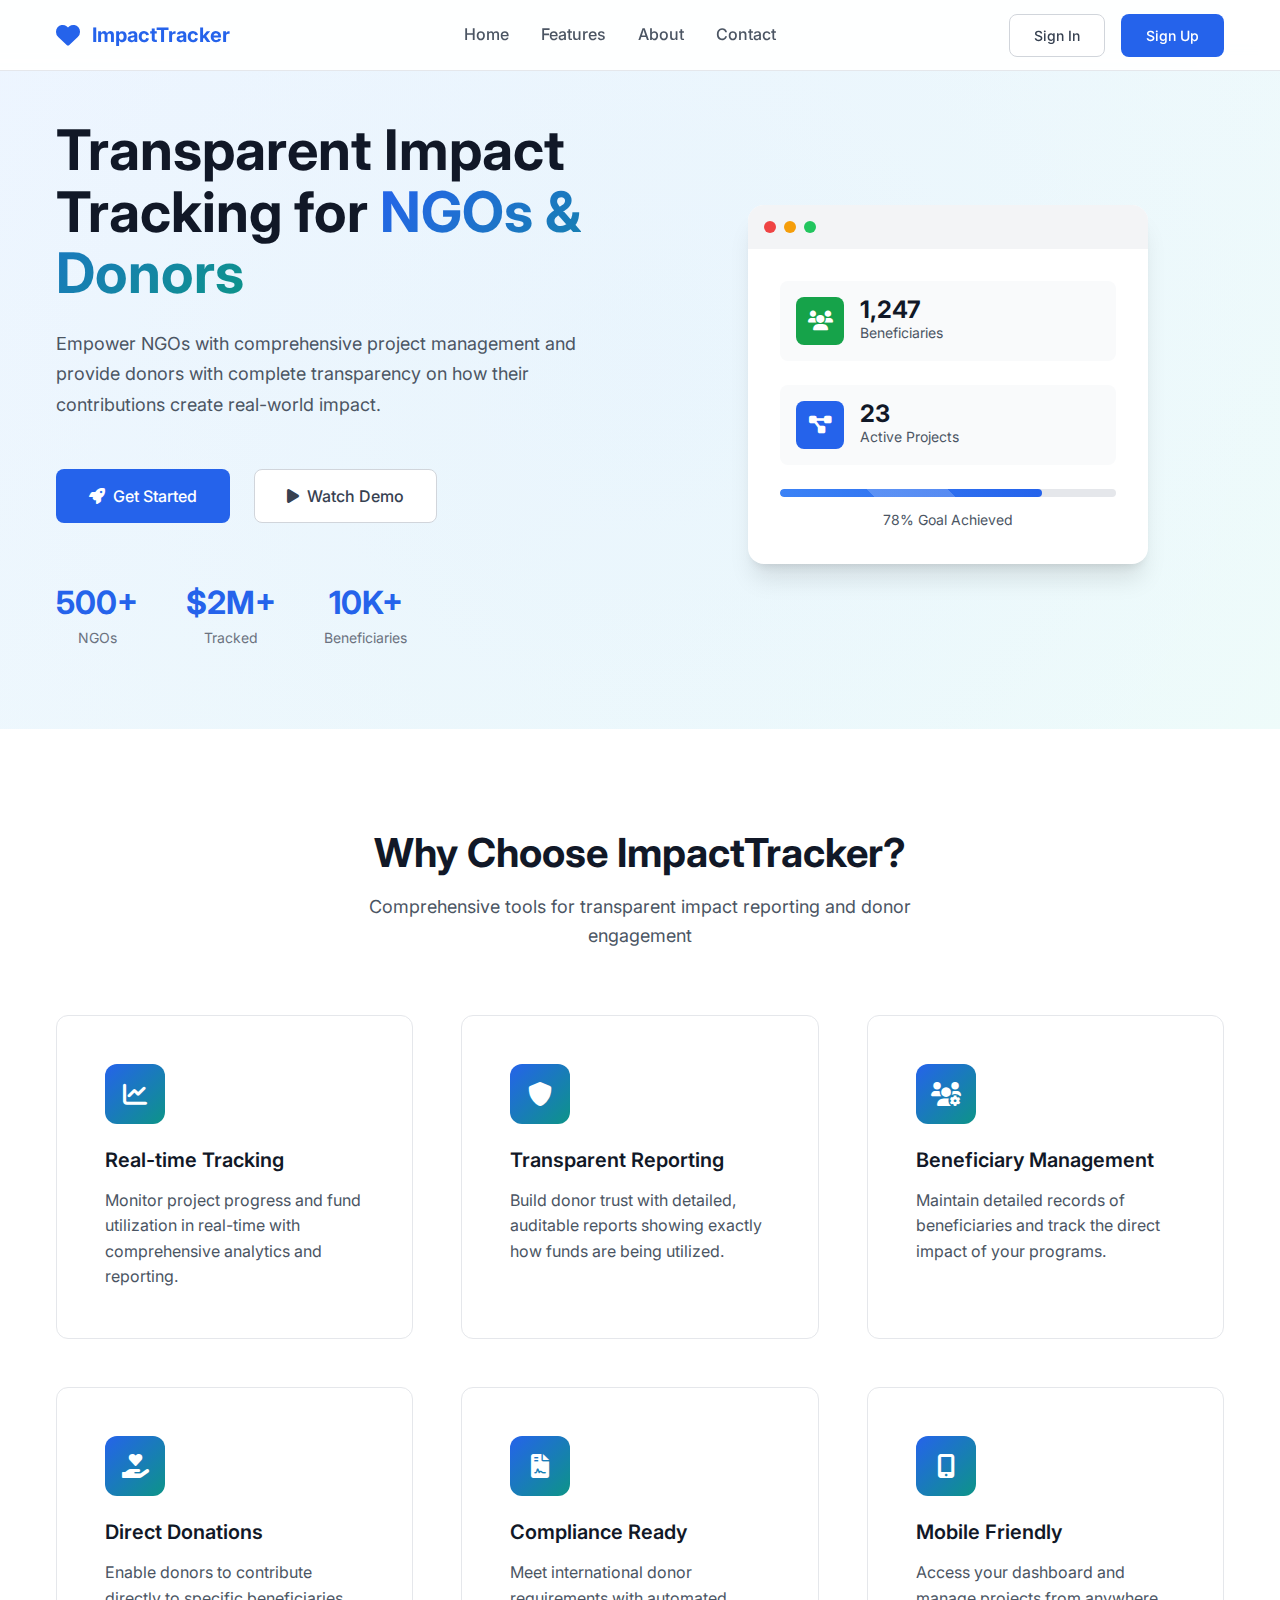
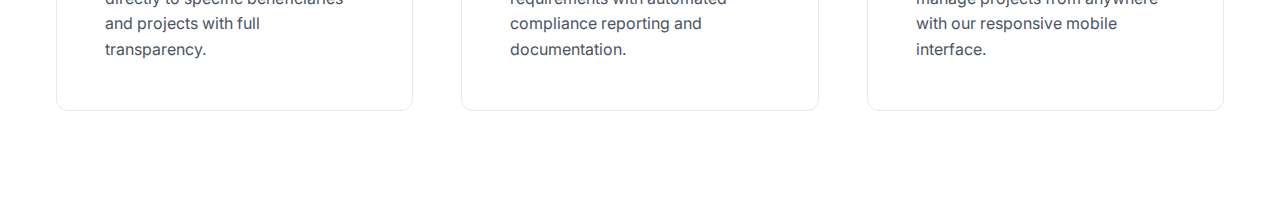
<file: index.html>
<!DOCTYPE html>
<html lang="en">
<head>
    <meta charset="UTF-8">
    <meta name="viewport" content="width=device-width, initial-scale=1.0">
    <title>NGO Impact Tracker - Transparent Donations & Reporting</title>
    <link rel="stylesheet" href="styles/main.css">
    <link rel="stylesheet" href="styles/homepage.css">
    <link href="https://fonts.googleapis.com/css2?family=Inter:wght@300;400;500;600;700&display=swap" rel="stylesheet">
    <link rel="stylesheet" href="https://cdnjs.cloudflare.com/ajax/libs/font-awesome/6.0.0/css/all.min.css">
</head>
<body>
    <nav class="navbar">
        <div class="nav-container">
            <div class="nav-brand">
                <i class="fas fa-heart"></i>
                <span>ImpactTracker</span>
            </div>
            <ul class="nav-menu">
                <li><a href="#home">Home</a></li>
                <li><a href="#features">Features</a></li>
                <li><a href="#about">About</a></li>
                <li><a href="#contact">Contact</a></li>
            </ul>
            <div class="nav-auth">
                <button class="btn btn-outline" onclick="showAuthModal('signin')">Sign In</button>
                <button class="btn btn-primary" onclick="showAuthModal('signup')">Sign Up</button>
            </div>
            <div class="hamburger">
                <span></span>
                <span></span>
                <span></span>
            </div>
        </div>
    </nav>

    <section id="home" class="hero">
        <div class="hero-container">
            <div class="hero-content">
                <h1 class="hero-title">
                    Transparent Impact Tracking for 
                    <span class="gradient-text">NGOs & Donors</span>
                </h1>
                <p class="hero-description">
                    Empower NGOs with comprehensive project management and provide donors with 
                    complete transparency on how their contributions create real-world impact.
                </p>
                <div class="hero-actions">
                    <button class="btn btn-primary btn-large" onclick="showAuthModal('signup')">
                        <i class="fas fa-rocket"></i>
                        Get Started
                    </button>
                    <button class="btn btn-outline btn-large">
                        <i class="fas fa-play"></i>
                        Watch Demo
                    </button>
                </div>
                <div class="hero-stats">
                    <div class="stat">
                        <span class="stat-number">500+</span>
                        <span class="stat-label">NGOs</span>
                    </div>
                    <div class="stat">
                        <span class="stat-number">$2M+</span>
                        <span class="stat-label">Tracked</span>
                    </div>
                    <div class="stat">
                        <span class="stat-number">10K+</span>
                        <span class="stat-label">Beneficiaries</span>
                    </div>
                </div>
            </div>
            <div class="hero-visual">
                <div class="dashboard-preview">
                    <div class="preview-header">
                        <div class="preview-dots">
                            <span></span>
                            <span></span>
                            <span></span>
                        </div>
                    </div>
                    <div class="preview-content">
                        <div class="preview-card">
                            <div class="card-icon success">
                                <i class="fas fa-users"></i>
                            </div>
                            <div class="card-info">
                                <span class="card-number">1,247</span>
                                <span class="card-label">Beneficiaries</span>
                            </div>
                        </div>
                        <div class="preview-card">
                            <div class="card-icon primary">
                                <i class="fas fa-project-diagram"></i>
                            </div>
                            <div class="card-info">
                                <span class="card-number">23</span>
                                <span class="card-label">Active Projects</span>
                            </div>
                        </div>
                        <div class="preview-progress">
                            <div class="progress-bar">
                                <div class="progress-fill" style="width: 78%"></div>
                            </div>
                            <span class="progress-text">78% Goal Achieved</span>
                        </div>
                    </div>
                </div>
            </div>
        </div>
    </section>

    <section id="features" class="features">
        <div class="container">
            <div class="section-header">
                <h2>Why Choose ImpactTracker?</h2>
                <p>Comprehensive tools for transparent impact reporting and donor engagement</p>
            </div>
            <div class="features-grid">
                <div class="feature-card">
                    <div class="feature-icon">
                        <i class="fas fa-chart-line"></i>
                    </div>
                    <h3>Real-time Tracking</h3>
                    <p>Monitor project progress and fund utilization in real-time with comprehensive analytics and reporting.</p>
                </div>
                <div class="feature-card">
                    <div class="feature-icon">
                        <i class="fas fa-shield-alt"></i>
                    </div>
                    <h3>Transparent Reporting</h3>
                    <p>Build donor trust with detailed, auditable reports showing exactly how funds are being utilized.</p>
                </div>
                <div class="feature-card">
                    <div class="feature-icon">
                        <i class="fas fa-users-cog"></i>
                    </div>
                    <h3>Beneficiary Management</h3>
                    <p>Maintain detailed records of beneficiaries and track the direct impact of your programs.</p>
                </div>
                <div class="feature-card">
                    <div class="feature-icon">
                        <i class="fas fa-hand-holding-heart"></i>
                    </div>
                    <h3>Direct Donations</h3>
                    <p>Enable donors to contribute directly to specific beneficiaries and projects with full transparency.</p>
                </div>
                <div class="feature-card">
                    <div class="feature-icon">
                        <i class="fas fa-file-contract"></i>
                    </div>
                    <h3>Compliance Ready</h3>
                    <p>Meet international donor requirements with automated compliance reporting and documentation.</p>
                </div>
                <div class="feature-card">
                    <div class="feature-icon">
                        <i class="fas fa-mobile-alt"></i>
                    </div>
                    <h3>Mobile Friendly</h3>
                    <p>Access your dashboard and manage projects from anywhere with our responsive mobile interface.</p>
                </div>
            </div>
        </div>
    </section>

    <!-- Auth Modal -->
    <div id="authModal" class="modal">
        <div class="modal-content">
            <span class="modal-close" onclick="closeAuthModal()">&times;</span>
            
            <div id="signinForm" class="auth-form">
                <div class="auth-header">
                    <h2>Welcome Back</h2>
                    <p>Sign in to your NGO account</p>
                </div>
                <form onsubmit="handleSignIn(event)">
                    <div class="form-group">
                        <label for="signinEmail">Email</label>
                        <input type="email" id="signinEmail" required>
                    </div>
                    <div class="form-group">
                        <label for="signinPassword">Password</label>
                        <input type="password" id="signinPassword" required>
                    </div>
                    <button type="submit" class="btn btn-primary btn-full">Sign In</button>
                </form>
                <div class="auth-footer">
                    <p>Don't have an account? <a href="#" onclick="switchAuthForm('signup')">Sign up</a></p>
                </div>
            </div>

            <div id="signupForm" class="auth-form" style="display: none;">
                <div class="auth-header">
                    <h2>Join ImpactTracker</h2>
                    <p>Create your NGO account</p>
                </div>
                <form onsubmit="handleSignUp(event)">
                    <div class="form-row">
                        <div class="form-group">
                            <label for="signupFirstName">First Name</label>
                            <input type="text" id="signupFirstName" required>
                        </div>
                        <div class="form-group">
                            <label for="signupLastName">Last Name</label>
                            <input type="text" id="signupLastName" required>
                        </div>
                    </div>
                    <div class="form-group">
                        <label for="signupOrganization">Organization Name</label>
                        <input type="text" id="signupOrganization" required>
                    </div>
                    <div class="form-group">
                        <label for="signupEmail">Email</label>
                        <input type="email" id="signupEmail" required>
                    </div>
                    <div class="form-group">
                        <label for="signupPassword">Password</label>
                        <input type="password" id="signupPassword" required>
                    </div>
                    <button type="submit" class="btn btn-primary btn-full">Create Account</button>
                </form>
                <div class="auth-footer">
                    <p>Already have an account? <a href="#" onclick="switchAuthForm('signin')">Sign in</a></p>
                </div>
            </div>
        </div>
    </div>

    <script src="scripts/homepage.js"></script>
</body>
</html>
</file>
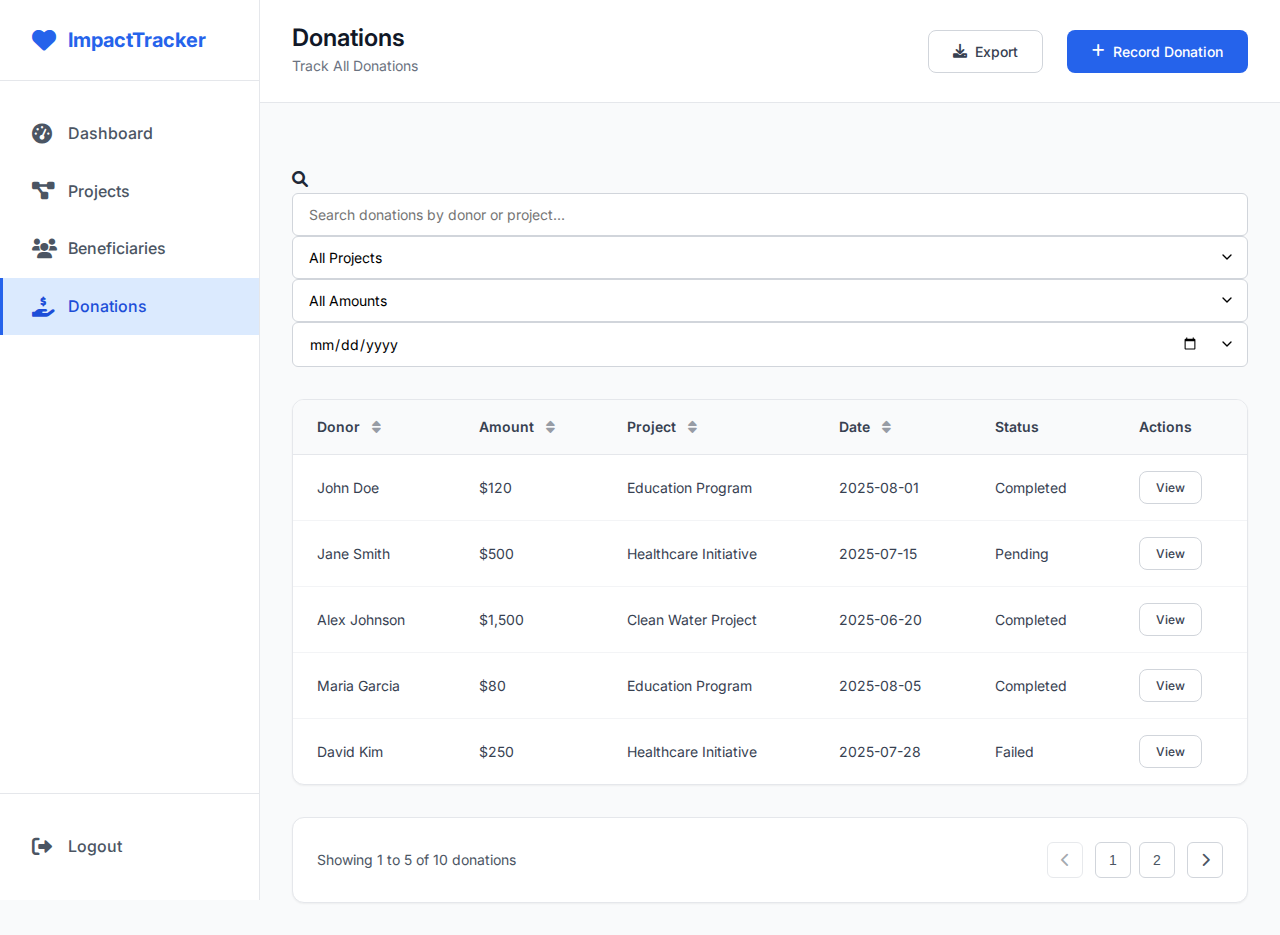
<file: donations.html>
<!DOCTYPE html>
<html lang="en">
<head>
    <meta charset="UTF-8">
    <meta name="viewport" content="width=device-width, initial-scale=1.0">
    <title>Donations - ImpactTracker</title>
    <link rel="stylesheet" href="styles/main.css">
    <link rel="stylesheet" href="styles/dashboard.css">
    <link rel="stylesheet" href="styles/donations.css">
    <link href="https://fonts.googleapis.com/css2?family=Inter:wght@300;400;500;600;700&display=swap" rel="stylesheet">
    <link rel="stylesheet" href="https://cdnjs.cloudflare.com/ajax/libs/font-awesome/6.0.0/css/all.min.css">
</head>
<body>
    <div class="dashboard-layout">
        <!-- Sidebar -->
        <aside class="sidebar">
            <div class="sidebar-header">
                <div class="sidebar-brand">
                    <i class="fas fa-heart"></i>
                    <span>ImpactTracker</span>
                </div>
            </div>
            <nav class="sidebar-nav">
                <a href="dashboard.html" class="nav-item">
                    <i class="fas fa-tachometer-alt"></i>
                    <span>Dashboard</span>
                </a>
                <a href="projects.html" class="nav-item">
                    <i class="fas fa-project-diagram"></i>
                    <span>Projects</span>
                </a>
                <a href="beneficiaries.html" class="nav-item">
                    <i class="fas fa-users"></i>
                    <span>Beneficiaries</span>
                </a>
                <a href="donations.html" class="nav-item active">
                    <i class="fas fa-hand-holding-usd"></i>
                    <span>Donations</span>
                </a>
            </nav>
            <div class="sidebar-footer">
                <a href="index.html" class="nav-item">
                    <i class="fas fa-sign-out-alt"></i>
                    <span>Logout</span>
                </a>
            </div>
        </aside>

        <!-- Main Content -->
        <main class="main-content">
            <!-- Top Bar -->
            <header class="top-bar">
                <div class="top-bar-left">
                    <h1>Donations</h1>
                    <span class="breadcrumb">Track All Donations</span>
                </div>
                <div class="top-bar-right">
                    <!-- Export to CSV -->
                    <button class="btn btn-outline" id="exportBtn">
                        <i class="fas fa-download"></i>
                        Export
                    </button>
                    <!-- Record Donation -->
                    <button class="btn btn-primary" id="recordDonationBtn">
                        <i class="fas fa-plus"></i>
                        Record Donation
                    </button>
                </div>
            </header>

            <!-- Donations Content -->
            <div class="donations-content">
                <!-- Donation Stats -->
                <div class="donation-stats">
                    <!-- Stat Cards unchanged -->
                </div>

                <!-- Filters and Search -->
                <div class="filters-section">
                    <div class="search-bar">
                        <i class="fas fa-search"></i>
                        <input type="text" id="searchDonations" placeholder="Search donations by donor or project...">
                    </div>
                    <div class="filters">
                        <select id="projectFilter" class="form-select">
                            <option value="all">All Projects</option>
                            <option value="education">Education Program</option>
                            <option value="healthcare">Healthcare Initiative</option>
                            <option value="water">Clean Water Project</option>
                        </select>
                        <select id="amountFilter" class="form-select">
                            <option value="all">All Amounts</option>
                            <option value="0-100">$0 - $100</option>
                            <option value="100-500">$100 - $500</option>
                            <option value="500-1000">$500 - $1,000</option>
                            <option value="1000+">$1,000+</option>
                        </select>
                        <input type="date" id="dateFilter" class="form-select">
                    </div>
                </div>

                <!-- Donations Table -->
                <div class="table-container">
                    <table class="donations-table" id="donationsTable">
                        <thead>
                            <tr>
                                <th onclick="sortTable('donor')" class="sortable">
                                    Donor <i class="fas fa-sort"></i>
                                </th>
                                <th onclick="sortTable('amount')" class="sortable">
                                    Amount <i class="fas fa-sort"></i>
                                </th>
                                <th onclick="sortTable('project')" class="sortable">
                                    Project <i class="fas fa-sort"></i>
                                </th>
                                <th onclick="sortTable('date')" class="sortable">
                                    Date <i class="fas fa-sort"></i>
                                </th>
                                <th>Status</th>
                                <th>Actions</th>
                            </tr>
                        </thead>
                        <tbody id="donationsTableBody">
                            <!-- Table rows dynamically generated -->
                        </tbody>
                    </table>
                </div>

                <!-- Pagination -->
                <div class="pagination">
                    <div class="pagination-info">
                        Showing <span id="startItem">1</span> to <span id="endItem">10</span> of <span id="totalItems">0</span> donations
                    </div>
                    <div class="pagination-controls">
                        <button class="pagination-btn" id="prevBtn" onclick="changePage(-1)">
                            <i class="fas fa-chevron-left"></i>
                        </button>
                        <span class="pagination-pages" id="paginationPages">
                            <!-- Page numbers will be dynamically generated -->
                        </span>
                        <button class="pagination-btn" id="nextBtn" onclick="changePage(1)">
                            <i class="fas fa-chevron-right"></i>
                        </button>
                    </div>
                </div>
            </div>
        </main>
    </div>

    <!-- Donation Details Modal -->
    <div id="donationModal" class="modal">
        <div class="modal-content">
            <div class="modal-header">
                <h3>Donation Details</h3>
                <span class="modal-close" onclick="closeDonationModal()">&times;</span>
            </div>
            <div class="modal-body" id="donationModalContent">
                <!-- Donation details will be dynamically loaded -->
            </div>
        </div>
    </div>

    <!-- ✅ Record Donation Modal -->
    <div id="recordDonationModal" class="modal">
        <div class="modal-content">
            <div class="modal-header">
                <h3>Record New Donation</h3>
                <span class="modal-close" onclick="closeRecordDonationModal()">&times;</span>
            </div>
            <div class="modal-body">
                <form id="recordDonationForm">
                    <div class="form-group">
                        <label for="donorName">Donor Name</label>
                        <input type="text" id="donorName" required>
                    </div>
                    <div class="form-group">
                        <label for="donationAmount">Amount ($)</label>
                        <input type="number" id="donationAmount" required>
                    </div>
                    <div class="form-group">
                        <label for="donationProject">Project</label>
                        <select id="donationProject" required>
                            <option value="">Select Project</option>
                            <option value="education">Education Program</option>
                            <option value="healthcare">Healthcare Initiative</option>
                            <option value="water">Clean Water Project</option>
                        </select>
                    </div>
                    <div class="form-group">
                        <label for="donationDate">Date</label>
                        <input type="date" id="donationDate" required>
                    </div>
                    <div class="form-group">
                        <label for="donationStatus">Status</label>
                        <select id="donationStatus" required>
                            <option value="completed">Completed</option>
                            <option value="pending">Pending</option>
                        </select>
                    </div>
                    <button type="submit" class="btn btn-primary">Save Donation</button>
                </form>
            </div>
        </div>
    </div>

    <script src="scripts/donations.js"></script>
</body>
</html>
</file>
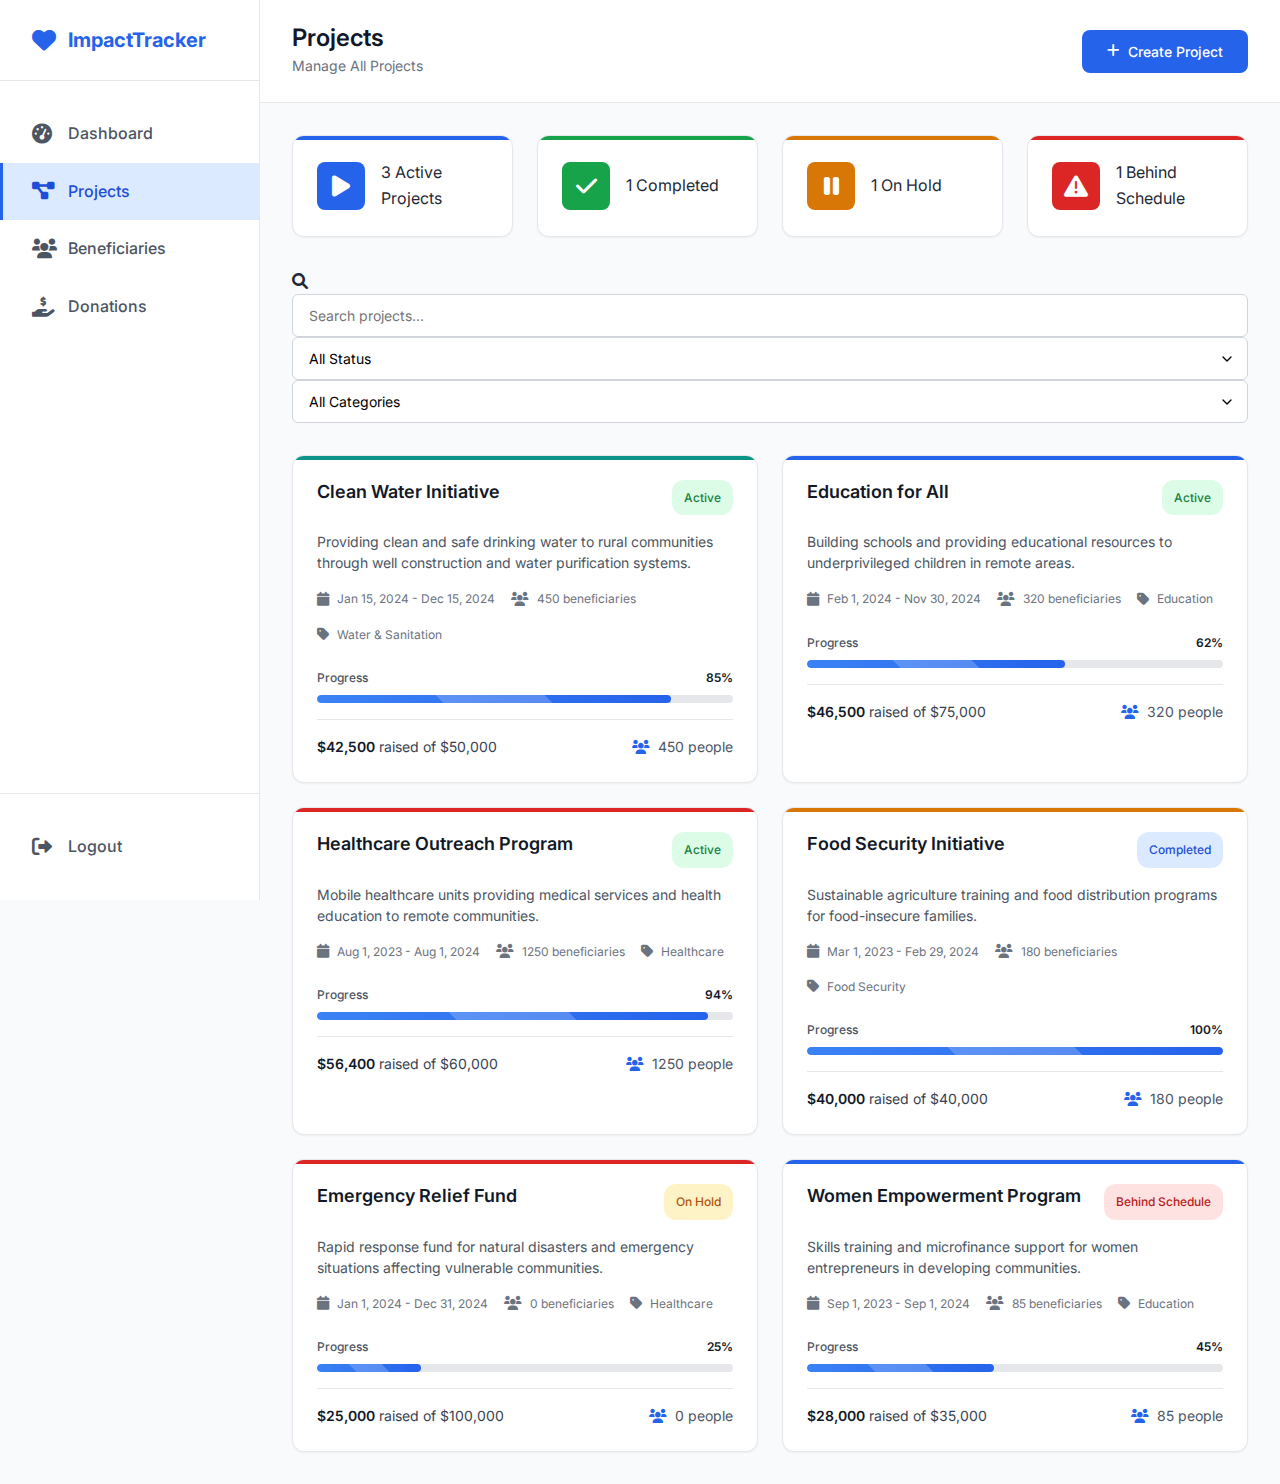
<file: projects.html>
<!DOCTYPE html>
<html lang="en">
<head>
    <meta charset="UTF-8">
    <meta name="viewport" content="width=device-width, initial-scale=1.0">
    <title>Projects - ImpactTracker</title>
    <link rel="stylesheet" href="styles/main.css">
    <link rel="stylesheet" href="styles/dashboard.css">
    <link rel="stylesheet" href="styles/projects.css">
    <link href="https://fonts.googleapis.com/css2?family=Inter:wght@300;400;500;600;700&display=swap" rel="stylesheet">
    <link rel="stylesheet" href="https://cdnjs.cloudflare.com/ajax/libs/font-awesome/6.0.0/css/all.min.css">
</head>
<body>
    <div class="dashboard-layout">
        <!-- Sidebar -->
        <aside class="sidebar">
            <div class="sidebar-header">
                <div class="sidebar-brand">
                    <i class="fas fa-heart"></i>
                    <span>ImpactTracker</span>
                </div>
            </div>
            <nav class="sidebar-nav">
                <a href="dashboard.html" class="nav-item">
                    <i class="fas fa-tachometer-alt"></i>
                    <span>Dashboard</span>
                </a>
                <a href="projects.html" class="nav-item active">
                    <i class="fas fa-project-diagram"></i>
                    <span>Projects</span>
                </a>
                <a href="beneficiaries.html" class="nav-item">
                    <i class="fas fa-users"></i>
                    <span>Beneficiaries</span>
                </a>
                <a href="donations.html" class="nav-item">
                    <i class="fas fa-hand-holding-usd"></i>
                    <span>Donations</span>
                </a>
            </nav>
            <div class="sidebar-footer">
                <a href="index.html" class="nav-item">
                    <i class="fas fa-sign-out-alt"></i>
                    <span>Logout</span>
                </a>
            </div>
        </aside>

        <!-- Main Content -->
        <main class="main-content">
            <!-- Top Bar -->
            <header class="top-bar">
                <div class="top-bar-left">
                    <h1>Projects</h1>
                    <span class="breadcrumb">Manage All Projects</span>
                </div>
                <div class="top-bar-right">
                    <button class="btn btn-primary" onclick="showCreateProjectModal()">
                        <i class="fas fa-plus"></i>
                        Create Project
                    </button>
                </div>
            </header>

            <!-- Projects Content -->
            <div class="projects-content">
                <!-- Project Stats -->
                <div class="project-stats">
                    <div class="stat-card primary">
                        <i class="fas fa-play"></i>
                        <div class="stat-info">
                            <span class="stat-number">23</span>
                            <span class="stat-label">Active Projects</span>
                        </div>
                    </div>
                    <div class="stat-card success">
                        <i class="fas fa-check"></i>
                        <div class="stat-info">
                            <span class="stat-number">17</span>
                            <span class="stat-label">Completed</span>
                        </div>
                    </div>
                    <div class="stat-card warning">
                        <i class="fas fa-pause"></i>
                        <div class="stat-info">
                            <span class="stat-number">3</span>
                            <span class="stat-label">On Hold</span>
                        </div>
                    </div>
                    <div class="stat-card danger">
                        <i class="fas fa-exclamation-triangle"></i>
                        <div class="stat-info">
                            <span class="stat-number">2</span>
                            <span class="stat-label">Behind Schedule</span>
                        </div>
                    </div>
                </div>

                <!-- Filters -->
                <div class="filters-section">
                    <div class="search-bar">
                        <i class="fas fa-search"></i>
                        <input type="text" id="searchProjects" placeholder="Search projects...">
                    </div>
                    <div class="filters">
                        <select id="statusFilter" class="form-select">
                            <option value="all">All Status</option>
                            <option value="active">Active</option>
                            <option value="completed">Completed</option>
                            <option value="on-hold">On Hold</option>
                        </select>
                        <select id="categoryFilter" class="form-select">
                            <option value="all">All Categories</option>
                            <option value="education">Education</option>
                            <option value="healthcare">Healthcare</option>
                            <option value="water">Water & Sanitation</option>
                            <option value="food">Food Security</option>
                        </select>
                    </div>
                </div>

                <!-- Projects Grid -->
                <div class="projects-grid" id="projectsContainer">
                    <!-- Project cards will be dynamically generated -->
                </div>
            </div>
        </main>
    </div>

    <!-- Project Details Modal -->
    <div id="projectModal" class="modal">
        <div class="modal-content large">
            <div class="modal-header">
                <h3 id="modalProjectTitle">Project Details</h3>
                <span class="modal-close" onclick="closeProjectModal()">&times;</span>
            </div>
            <div class="modal-body" id="modalProjectContent">
                <!-- Project details will be dynamically loaded -->
            </div>
        </div>
    </div>

    <!-- Create Project Modal -->
    <div id="createProjectModal" class="modal">
        <div class="modal-content">
            <div class="modal-header">
                <h3>Create New Project</h3>
                <span class="modal-close" onclick="closeCreateProjectModal()">&times;</span>
            </div>
            <form id="createProjectForm" onsubmit="createProject(event)">
                <div class="form-group">
                    <label for="projectTitle">Project Title</label>
                    <input type="text" id="projectTitle" required>
                </div>
                <div class="form-row">
                    <div class="form-group">
                        <label for="projectCategory">Category</label>
                        <select id="projectCategory" required>
                            <option value="">Select Category</option>
                            <option value="education">Education</option>
                            <option value="healthcare">Healthcare</option>
                            <option value="water">Water & Sanitation</option>
                            <option value="food">Food Security</option>
                        </select>
                    </div>
                    <div class="form-group">
                        <label for="projectGoal">Funding Goal ($)</label>
                        <input type="number" id="projectGoal" required>
                    </div>
                </div>
                <div class="form-row">
                    <div class="form-group">
                        <label for="startDate">Start Date</label>
                        <input type="date" id="startDate" required>
                    </div>
                    <div class="form-group">
                        <label for="endDate">End Date</label>
                        <input type="date" id="endDate" required>
                    </div>
                </div>
                <div class="form-group">
                    <label for="projectDescription">Description</label>
                    <textarea id="projectDescription" rows="4" required></textarea>
                </div>
                <div class="modal-actions">
                    <button type="button" class="btn btn-outline" onclick="closeCreateProjectModal()">Cancel</button>
                    <button type="submit" class="btn btn-primary">Create Project</button>
                </div>
            </form>
        </div>
    </div>

    <script src="scripts/projects.js"></script>
</body>
</html>
</file>
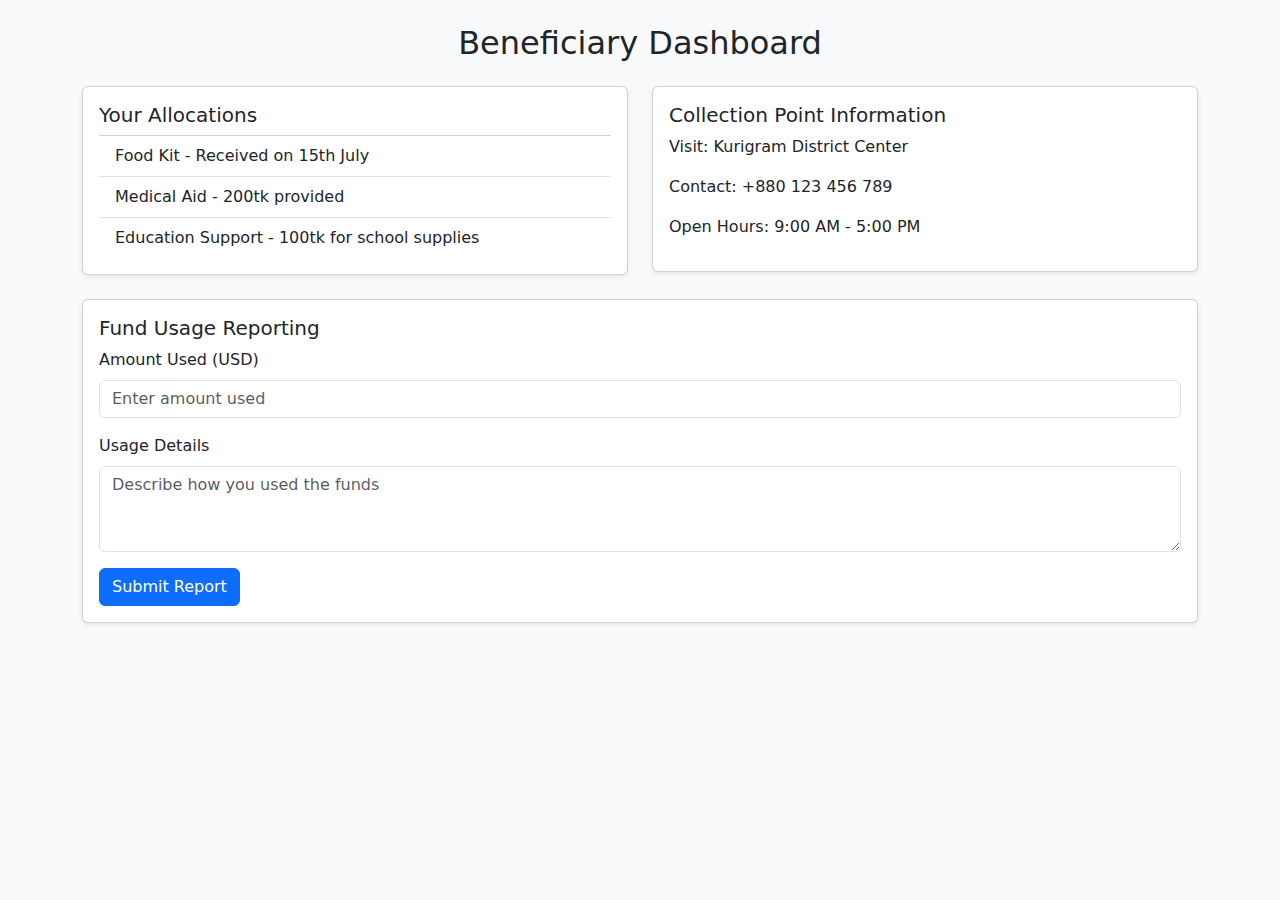
<file: frontend/beneficiary_dashboard.html>
<!DOCTYPE html>
<html lang="en">
<head>
  <meta charset="UTF-8">
  <meta name="viewport" content="width=device-width, initial-scale=1.0">
  <title>Beneficiary Portal</title>
  <link href="https://cdn.jsdelivr.net/npm/bootstrap@5.3.0/dist/css/bootstrap.min.css" rel="stylesheet">
</head>
<body class="bg-light">
  <div class="container mt-4" id="beneficiary-dashboard">
    <h2 class="mb-4 text-center">Beneficiary Dashboard</h2>
    <div class="row g-4">
      <div class="col-md-6">
        <div class="card shadow-sm p-3">
          <h5>Your Allocations</h5>
          <ul class="list-group list-group-flush">
            <li class="list-group-item">Food Kit - Received on 15th July</li>
            <li class="list-group-item">Medical Aid - 200tk provided</li>
            <li class="list-group-item">Education Support - 100tk for school supplies</li>
          </ul>
        </div>
      </div>
      <div class="col-md-6">
        <div class="card shadow-sm p-3">
          <h5>Collection Point Information</h5>
          <p>Visit: Kurigram District Center</p>
          <p>Contact: +880 123 456 789</p>
          <p>Open Hours: 9:00 AM - 5:00 PM</p>
        </div>
      </div>
      <div class="col-md-12">
        <div class="card shadow-sm p-3">
          <h5>Fund Usage Reporting</h5>
          <form id="fundUsageForm">
            <div class="mb-3">
              <label for="fundAmount" class="form-label">Amount Used (USD)</label>
              <input type="number" id="fundAmount" class="form-control" placeholder="Enter amount used" required>
            </div>
            <div class="mb-3">
              <label for="usageDetails" class="form-label">Usage Details</label>
              <textarea id="usageDetails" class="form-control" rows="3" placeholder="Describe how you used the funds" required></textarea>
            </div>
            <button type="submit" class="btn btn-primary">Submit Report</button>
          </form>
        </div>
      </div>
    </div>
  </div>
  <script>
    document.getElementById('fundUsageForm').addEventListener('submit', function(e){
      e.preventDefault();
      alert('Your fund usage report has been submitted successfully.');
      this.reset();
    });
  </script>
<script src="https://cdn.jsdelivr.net/npm/bootstrap@5.3.0/dist/js/bootstrap.bundle.min.js"></script>
</body>
</html>
</file>
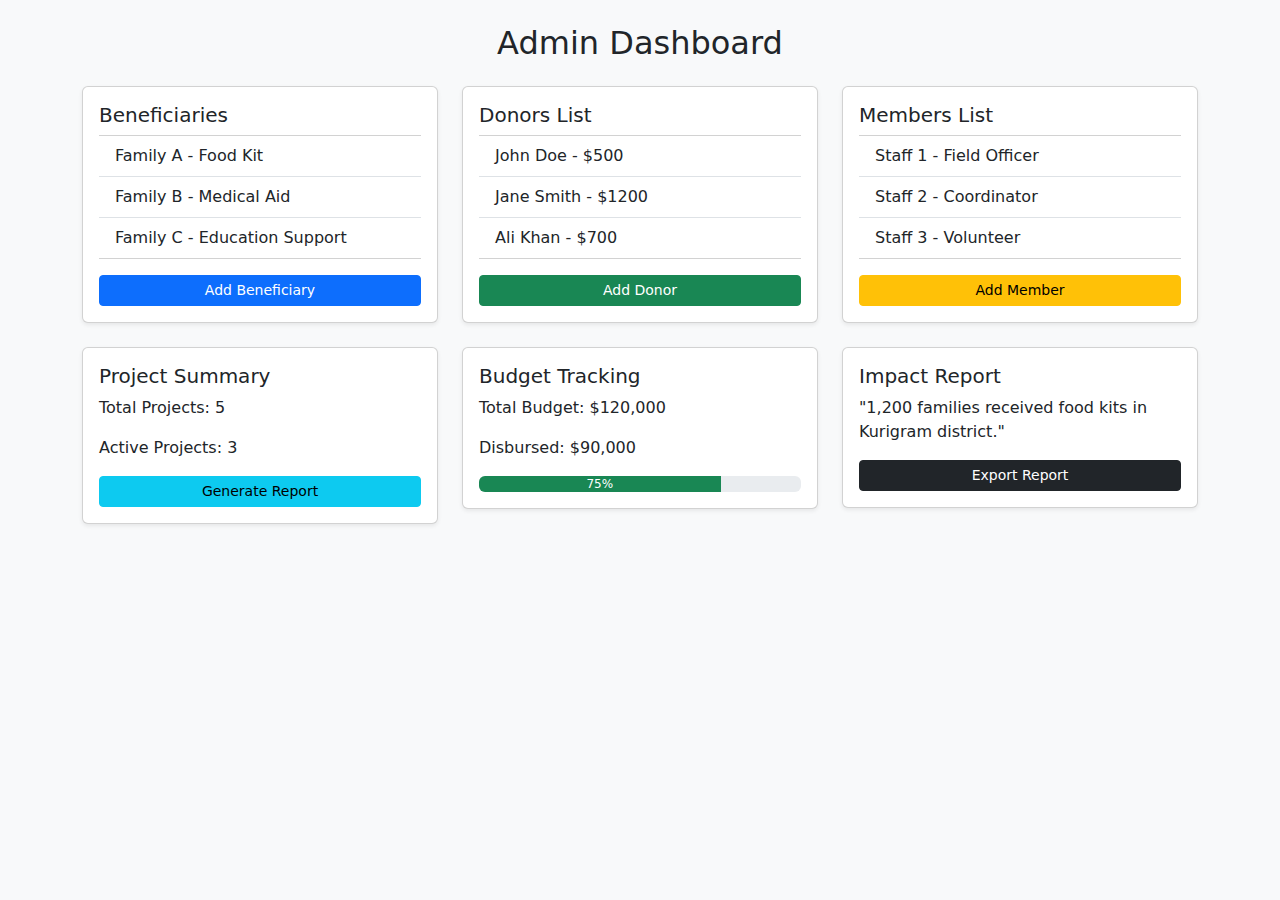
<file: frontend/dashboard.html>
<!DOCTYPE html>
<html lang="en">
<head>
  <meta charset="UTF-8">
  <meta name="viewport" content="width=device-width, initial-scale=1.0">
  <title>NGO Project Dashboard</title>
  <link href="https://cdn.jsdelivr.net/npm/bootstrap@5.3.0/dist/css/bootstrap.min.css" rel="stylesheet">
</head>
<body class="bg-light">
  <div class="container mt-4" id="admin-dashboard">
    <h2 class="mb-4 text-center">Admin Dashboard</h2>
    <div class="row g-4">
      <div class="col-md-4">
        <div class="card shadow-sm p-3">
          <h5>Beneficiaries</h5>
          <ul class="list-group list-group-flush">
            <li class="list-group-item">Family A - Food Kit</li>
            <li class="list-group-item">Family B - Medical Aid</li>
            <li class="list-group-item">Family C - Education Support</li>
          </ul>
          <button class="btn btn-sm btn-primary mt-3">Add Beneficiary</button>
        </div>
      </div>
      <div class="col-md-4">
        <div class="card shadow-sm p-3">
          <h5>Donors List</h5>
          <ul class="list-group list-group-flush">
            <li class="list-group-item">John Doe - $500</li>
            <li class="list-group-item">Jane Smith - $1200</li>
            <li class="list-group-item">Ali Khan - $700</li>
          </ul>
          <button class="btn btn-sm btn-success mt-3">Add Donor</button>
        </div>
      </div>
      <div class="col-md-4">
        <div class="card shadow-sm p-3">
          <h5>Members List</h5>
          <ul class="list-group list-group-flush">
            <li class="list-group-item">Staff 1 - Field Officer</li>
            <li class="list-group-item">Staff 2 - Coordinator</li>
            <li class="list-group-item">Staff 3 - Volunteer</li>
          </ul>
          <button class="btn btn-sm btn-warning mt-3">Add Member</button>
        </div>
      </div>
      <div class="col-md-4">
        <div class="card shadow-sm p-3">
          <h5>Project Summary</h5>
          <p>Total Projects: 5</p>
          <p>Active Projects: 3</p>
          <button class="btn btn-sm btn-info">Generate Report</button>
        </div>
      </div>
      <div class="col-md-4">
        <div class="card shadow-sm p-3">
          <h5>Budget Tracking</h5>
          <p>Total Budget: $120,000</p>
          <p>Disbursed: $90,000</p>
          <div class="progress">
            <div class="progress-bar bg-success" style="width: 75%">75%</div>
          </div>
        </div>
      </div>
      <div class="col-md-4">
        <div class="card shadow-sm p-3">
          <h5>Impact Report</h5>
          <p>"1,200 families received food kits in Kurigram district."</p>
          <button class="btn btn-sm btn-dark">Export Report</button>
        </div>
      </div>
    </div>
  </div>
<script src="https://cdn.jsdelivr.net/npm/bootstrap@5.3.0/dist/js/bootstrap.bundle.min.js"></script>
</body>
</html>
</file>
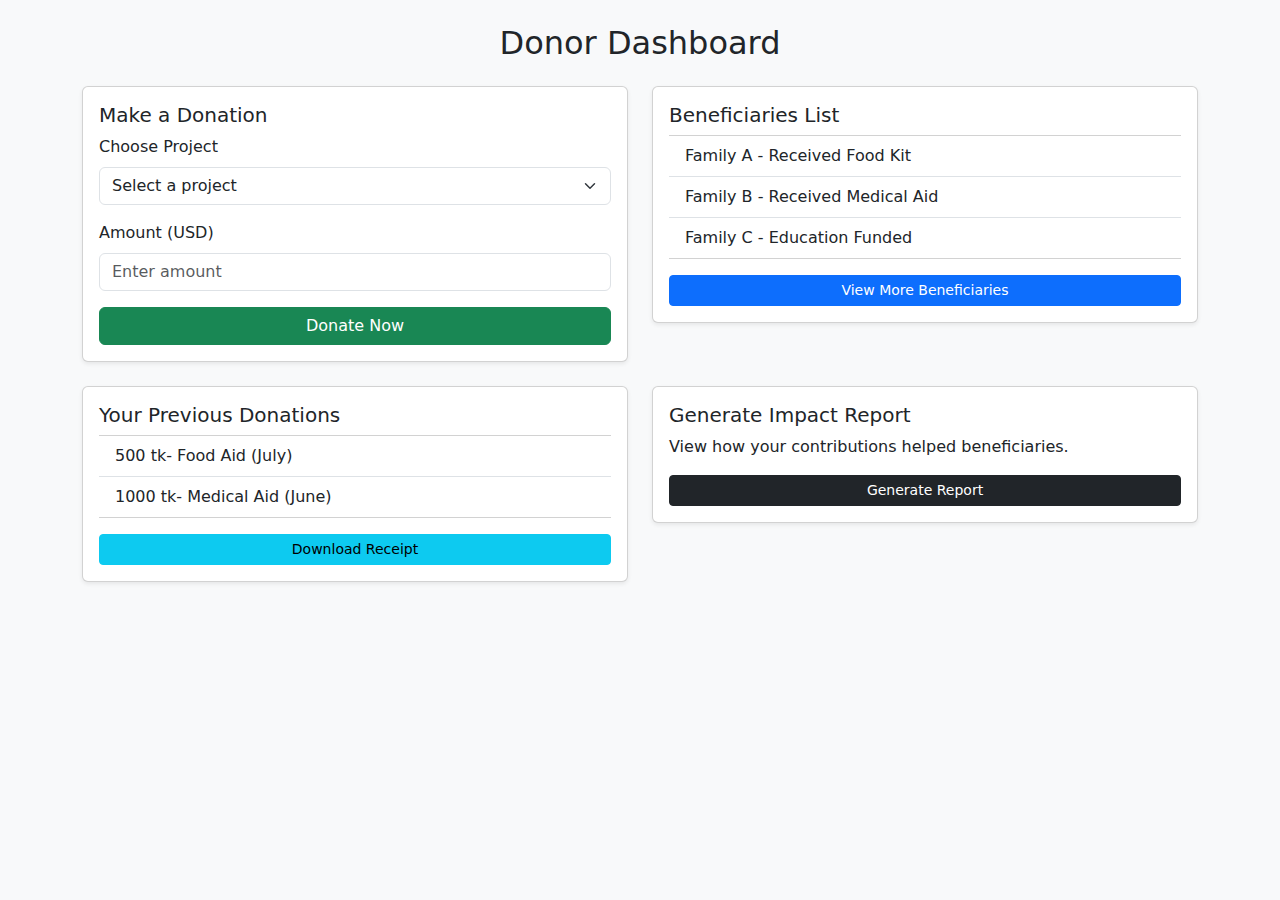
<file: frontend/doner_dashboard.html>
<!DOCTYPE html>
<html lang="en">
<head>
  <meta charset="UTF-8">
  <meta name="viewport" content="width=device-width, initial-scale=1.0">
  <title>Donor Portal</title>
  <link href="https://cdn.jsdelivr.net/npm/bootstrap@5.3.0/dist/css/bootstrap.min.css" rel="stylesheet">
</head>
<body class="bg-light">
  <div class="container mt-4" id="donor-dashboard">
    <h2 class="mb-4 text-center">Donor Dashboard</h2>
    <div class="row g-4">
      <div class="col-md-6">
        <div class="card shadow-sm p-3">
          <h5>Make a Donation</h5>
          <form id="donationForm">
            <div class="mb-3">
              <label for="projectSelect" class="form-label">Choose Project</label>
              <select id="projectSelect" class="form-select" required>
                <option value="">Select a project</option>
                <option value="Food Aid">Food Aid for Families</option>
                <option value="Medical Aid">Medical Aid Program</option>
                <option value="Education Support">Education Support Initiative</option>
              </select>
            </div>
            <div class="mb-3">
              <label for="donationAmount" class="form-label">Amount (USD)</label>
              <input type="number" id="donationAmount" class="form-control" placeholder="Enter amount" required>
            </div>
            <button type="submit" class="btn btn-success w-100">Donate Now</button>
          </form>
        </div>
      </div>
      <div class="col-md-6">
        <div class="card shadow-sm p-3">
          <h5>Beneficiaries List</h5>
          <ul class="list-group list-group-flush">
            <li class="list-group-item">Family A - Received Food Kit</li>
            <li class="list-group-item">Family B - Received Medical Aid</li>
            <li class="list-group-item">Family C - Education Funded</li>
          </ul>
          <button class="btn btn-primary btn-sm mt-3">View More Beneficiaries</button>
        </div>
      </div>
      <div class="col-md-6">
        <div class="card shadow-sm p-3">
          <h5>Your Previous Donations</h5>
          <ul class="list-group list-group-flush">
            <li class="list-group-item">500 tk- Food Aid (July)</li>
            <li class="list-group-item">1000 tk- Medical Aid (June)</li>
          </ul>
          <button class="btn btn-info btn-sm mt-3">Download Receipt</button>
        </div>
      </div>
      <div class="col-md-6">
        <div class="card shadow-sm p-3">
          <h5>Generate Impact Report</h5>
          <p>View how your contributions helped beneficiaries.</p>
          <button class="btn btn-dark btn-sm">Generate Report</button>
        </div>
      </div>
    </div>
  </div>
  <script>
    document.getElementById('donationForm').addEventListener('submit', function(e){
      e.preventDefault();
      const project = document.getElementById('projectSelect').value;
      const amount = document.getElementById('donationAmount').value;
      alert(`Thank you for donating $${amount} to ${project}.`);
      this.reset();
    });
  </script>
<script src="https://cdn.jsdelivr.net/npm/bootstrap@5.3.0/dist/js/bootstrap.bundle.min.js"></script>
</body>
</html>
</file>
<file: styles/homepage.css>
/* Homepage Styles */

/* Navigation */
.navbar {
    position: fixed;
    top: 0;
    left: 0;
    right: 0;
    background: rgba(255, 255, 255, 0.95);
    backdrop-filter: blur(10px);
    border-bottom: 1px solid var(--gray-200);
    z-index: 100;
    transition: all 0.3s ease;
}

.navbar.scrolled {
    background: rgba(255, 255, 255, 0.98);
    box-shadow: var(--shadow-sm);
}

.nav-container {
    max-width: 1200px;
    margin: 0 auto;
    padding: 0 var(--spacing-md);
    display: flex;
    align-items: center;
    justify-content: space-between;
    height: 70px;
}

.nav-brand {
    display: flex;
    align-items: center;
    gap: var(--spacing-sm);
    font-size: 1.25rem;
    font-weight: 700;
    color: var(--primary-600);
    text-decoration: none;
}

.nav-brand i {
    font-size: 1.5rem;
}

.nav-menu {
    display: flex;
    list-style: none;
    gap: var(--spacing-xl);
    margin: 0;
}

.nav-menu a {
    color: var(--gray-600);
    text-decoration: none;
    font-weight: 500;
    transition: color 0.2s ease;
    position: relative;
}

.nav-menu a:hover {
    color: var(--primary-600);
}

.nav-menu a::after {
    content: '';
    position: absolute;
    bottom: -4px;
    left: 0;
    width: 0;
    height: 2px;
    background: var(--primary-600);
    transition: width 0.3s ease;
}

.nav-menu a:hover::after {
    width: 100%;
}

.nav-auth {
    display: flex;
    gap: var(--spacing-md);
}

.hamburger {
    display: none;
    flex-direction: column;
    cursor: pointer;
    padding: var(--spacing-xs);
}

.hamburger span {
    width: 24px;
    height: 2px;
    background: var(--gray-600);
    margin: 2px 0;
    transition: all 0.3s ease;
}

/* Hero Section */
.hero {
    padding: 120px 0 80px;
    background: linear-gradient(135deg, var(--primary-50) 0%, var(--secondary-50) 100%);
    position: relative;
    overflow: hidden;
}

.hero::before {
    content: '';
    position: absolute;
    top: -50%;
    left: -50%;
    width: 200%;
    height: 200%;
    background: radial-gradient(circle, var(--primary-100) 0%, transparent 70%);
    opacity: 0.3;
    animation: float 6s ease-in-out infinite;
}

.hero-container {
    max-width: 1200px;
    margin: 0 auto;
    padding: 0 var(--spacing-md);
    display: grid;
    grid-template-columns: 1fr 1fr;
    gap: var(--spacing-3xl);
    align-items: center;
    position: relative;
    z-index: 1;
}

.hero-content {
    animation: slideInLeft 1s ease;
}

.hero-title {
    font-size: 3.5rem;
    font-weight: 700;
    line-height: 1.1;
    margin-bottom: var(--spacing-lg);
    color: var(--gray-900);
}

.gradient-text {
    background: linear-gradient(135deg, var(--primary-600), var(--secondary-600));
    -webkit-background-clip: text;
    -webkit-text-fill-color: transparent;
    background-clip: text;
}

.hero-description {
    font-size: 1.125rem;
    color: var(--gray-600);
    margin-bottom: var(--spacing-2xl);
    line-height: 1.7;
}

.hero-actions {
    display: flex;
    gap: var(--spacing-lg);
    margin-bottom: var(--spacing-3xl);
}

.hero-stats {
    display: flex;
    gap: var(--spacing-2xl);
}

.stat {
    display: flex;
    flex-direction: column;
    align-items: center;
}

.stat-number {
    font-size: 2rem;
    font-weight: 700;
    color: var(--primary-600);
    line-height: 1;
}

.stat-label {
    font-size: 0.875rem;
    color: var(--gray-500);
    margin-top: var(--spacing-xs);
}

.hero-visual {
    display: flex;
    justify-content: center;
    align-items: center;
    animation: slideInRight 1s ease;
}

.dashboard-preview {
    background: white;
    border-radius: var(--radius-2xl);
    box-shadow: var(--shadow-xl);
    overflow: hidden;
    max-width: 400px;
    width: 100%;
    animation: float 3s ease-in-out infinite;
}

.preview-header {
    background: var(--gray-100);
    padding: var(--spacing-md);
    display: flex;
    align-items: center;
}

.preview-dots {
    display: flex;
    gap: var(--spacing-xs);
}

.preview-dots span {
    width: 12px;
    height: 12px;
    border-radius: 50%;
    background: var(--gray-300);
}

.preview-dots span:first-child {
    background: var(--danger-500);
}

.preview-dots span:nth-child(2) {
    background: var(--warning-500);
}

.preview-dots span:last-child {
    background: var(--success-500);
}

.preview-content {
    padding: var(--spacing-xl);
    display: flex;
    flex-direction: column;
    gap: var(--spacing-lg);
}

.preview-card {
    display: flex;
    align-items: center;
    gap: var(--spacing-md);
    padding: var(--spacing-md);
    background: var(--gray-50);
    border-radius: var(--radius-lg);
}

.card-icon {
    width: 48px;
    height: 48px;
    border-radius: var(--radius-lg);
    display: flex;
    align-items: center;
    justify-content: center;
    font-size: 1.25rem;
    color: white;
}

.card-icon.primary {
    background: var(--primary-600);
}

.card-icon.success {
    background: var(--success-600);
}

.card-info {
    flex: 1;
    display: flex;
    flex-direction: column;
}

.card-number {
    font-size: 1.5rem;
    font-weight: 700;
    color: var(--gray-900);
    line-height: 1;
}

.card-label {
    font-size: 0.875rem;
    color: var(--gray-600);
}

.preview-progress {
    display: flex;
    flex-direction: column;
    gap: var(--spacing-sm);
}

.progress-text {
    font-size: 0.875rem;
    color: var(--gray-600);
    text-align: center;
}

/* Features Section */
.features {
    padding: 100px 0;
    background: white;
}

.section-header {
    text-align: center;
    margin-bottom: var(--spacing-3xl);
}

.section-header h2 {
    font-size: 2.5rem;
    font-weight: 700;
    color: var(--gray-900);
    margin-bottom: var(--spacing-md);
}

.section-header p {
    font-size: 1.125rem;
    color: var(--gray-600);
    max-width: 600px;
    margin: 0 auto;
}

.features-grid {
    display: grid;
    grid-template-columns: repeat(auto-fit, minmax(300px, 1fr));
    gap: var(--spacing-2xl);
    margin-top: var(--spacing-3xl);
}

.feature-card {
    background: white;
    padding: var(--spacing-2xl);
    border-radius: var(--radius-xl);
    border: 1px solid var(--gray-200);
    transition: all 0.3s ease;
    position: relative;
    overflow: hidden;
}

.feature-card::before {
    content: '';
    position: absolute;
    top: 0;
    left: 0;
    right: 0;
    height: 4px;
    background: linear-gradient(90deg, var(--primary-600), var(--secondary-600));
    transform: scaleX(0);
    transition: transform 0.3s ease;
}

.feature-card:hover {
    transform: translateY(-4px);
    box-shadow: var(--shadow-xl);
}

.feature-card:hover::before {
    transform: scaleX(1);
}

.feature-icon {
    width: 60px;
    height: 60px;
    background: linear-gradient(135deg, var(--primary-600), var(--secondary-600));
    border-radius: var(--radius-xl);
    display: flex;
    align-items: center;
    justify-content: center;
    font-size: 1.5rem;
    color: white;
    margin-bottom: var(--spacing-lg);
}

.feature-card h3 {
    font-size: 1.25rem;
    font-weight: 600;
    color: var(--gray-900);
    margin-bottom: var(--spacing-md);
}

.feature-card p {
    color: var(--gray-600);
    line-height: 1.6;
    margin: 0;
}

/* Auth Modal */
.auth-form {
    padding: var(--spacing-xl);
}

.auth-header {
    text-align: center;
    margin-bottom: var(--spacing-xl);
}

.auth-header h2 {
    color: var(--gray-900);
    margin-bottom: var(--spacing-sm);
}

.auth-header p {
    color: var(--gray-600);
    margin: 0;
}

.auth-footer {
    text-align: center;
    margin-top: var(--spacing-lg);
    padding-top: var(--spacing-lg);
    border-top: 1px solid var(--gray-200);
}

.auth-footer a {
    color: var(--primary-600);
    text-decoration: none;
    font-weight: 500;
}

.auth-footer a:hover {
    text-decoration: underline;
}

/* Animations */
@keyframes float {
    0%, 100% { transform: translateY(0px); }
    50% { transform: translateY(-10px); }
}

@keyframes slideInLeft {
    from {
        opacity: 0;
        transform: translateX(-50px);
    }
    to {
        opacity: 1;
        transform: translateX(0);
    }
}

@keyframes slideInRight {
    from {
        opacity: 0;
        transform: translateX(50px);
    }
    to {
        opacity: 1;
        transform: translateX(0);
    }
}

/* Responsive Design */
@media (max-width: 1024px) {
    .hero-container {
        grid-template-columns: 1fr;
        gap: var(--spacing-2xl);
        text-align: center;
    }
    
    .hero-title {
        font-size: 3rem;
    }
    
    .features-grid {
        grid-template-columns: repeat(auto-fit, minmax(250px, 1fr));
        gap: var(--spacing-lg);
    }
}

@media (max-width: 768px) {
    .nav-menu, .nav-auth {
        display: none;
    }
    
    .hamburger {
        display: flex;
    }
    
    .hero {
        padding: 100px 0 60px;
    }
    
    .hero-title {
        font-size: 2.5rem;
    }
    
    .hero-actions {
        flex-direction: column;
        align-items: center;
        gap: var(--spacing-md);
    }
    
    .hero-stats {
        justify-content: center;
        gap: var(--spacing-lg);
    }
    
    .features {
        padding: 60px 0;
    }
    
    .section-header h2 {
        font-size: 2rem;
    }
    
    .features-grid {
        grid-template-columns: 1fr;
    }
    
    .feature-card {
        padding: var(--spacing-lg);
    }
}

@media (max-width: 480px) {
    .hero-title {
        font-size: 2rem;
    }
    
    .hero-description {
        font-size: 1rem;
    }
    
    .dashboard-preview {
        max-width: 300px;
    }
    
    .preview-content {
        padding: var(--spacing-lg);
    }
    
    .stat-number {
        font-size: 1.5rem;
    }
}
</file>
<file: styles/dashboard.css>
/* Dashboard Layout */
.dashboard-layout {
    display: flex;
    min-height: 100vh;
    background: var(--gray-50);
}

/* Sidebar */
.sidebar {
    width: 260px;
    background: white;
    border-right: 1px solid var(--gray-200);
    display: flex;
    flex-direction: column;
    position: fixed;
    height: 100vh;
    z-index: 90;
    transition: transform 0.3s ease;
}

.sidebar.collapsed {
    width: 70px;
}

.sidebar-header {
    padding: var(--spacing-lg) var(--spacing-xl);
    border-bottom: 1px solid var(--gray-200);
    display: flex;
    align-items: center;
    justify-content: space-between;
    min-height: 70px;
}

.sidebar-brand {
    display: flex;
    align-items: center;
    gap: var(--spacing-sm);
    font-size: 1.25rem;
    font-weight: 700;
    color: var(--primary-600);
    text-decoration: none;
}

.sidebar-brand i {
    font-size: 1.5rem;
}

.sidebar-toggle {
    background: none;
    border: none;
    color: var(--gray-500);
    cursor: pointer;
    padding: var(--spacing-xs);
    border-radius: var(--radius-md);
    transition: all 0.2s ease;
}

.sidebar-toggle:hover {
    background: var(--gray-100);
    color: var(--gray-700);
}

.sidebar-nav {
    flex: 1;
    padding: var(--spacing-lg) 0;
    overflow-y: auto;
}

.nav-item {
    display: flex;
    align-items: center;
    gap: var(--spacing-md);
    padding: var(--spacing-md) var(--spacing-xl);
    color: var(--gray-600);
    text-decoration: none;
    font-weight: 500;
    transition: all 0.2s ease;
    position: relative;
}

.nav-item:hover {
    background: var(--primary-50);
    color: var(--primary-700);
}

.nav-item.active {
    background: var(--primary-100);
    color: var(--primary-700);
}

.nav-item.active::before {
    content: '';
    position: absolute;
    left: 0;
    top: 0;
    bottom: 0;
    width: 3px;
    background: var(--primary-600);
}

.nav-item i {
    font-size: 1.25rem;
    width: 20px;
    text-align: center;
}

.sidebar-footer {
    padding: var(--spacing-lg) 0;
    border-top: 1px solid var(--gray-200);
}

/* Main Content */
.main-content {
    flex: 1;
    margin-left: 260px;
    display: flex;
    flex-direction: column;
    min-height: 100vh;
    transition: margin-left 0.3s ease;
}

/* Top Bar */
.top-bar {
    background: white;
    border-bottom: 1px solid var(--gray-200);
    padding: var(--spacing-lg) var(--spacing-xl);
    display: flex;
    align-items: center;
    justify-content: space-between;
    position: sticky;
    top: 0;
    z-index: 10;
    min-height: 70px;
}

.top-bar-left h1 {
    font-size: 1.5rem;
    font-weight: 600;
    color: var(--gray-900);
    margin: 0;
}

.breadcrumb {
    font-size: 0.875rem;
    color: var(--gray-500);
    margin-top: var(--spacing-xs);
}

.top-bar-right {
    display: flex;
    align-items: center;
    gap: var(--spacing-lg);
}

.notification-badge {
    position: relative;
    cursor: pointer;
    padding: var(--spacing-sm);
    border-radius: var(--radius-md);
    transition: background 0.2s ease;
}

.notification-badge:hover {
    background: var(--gray-100);
}

.notification-badge i {
    font-size: 1.25rem;
    color: var(--gray-600);
}

.badge {
    position: absolute;
    top: 0;
    right: 0;
    background: var(--danger-500);
    color: white;
    font-size: 0.75rem;
    padding: 2px 6px;
    border-radius: var(--radius-xl);
    min-width: 18px;
    text-align: center;
    line-height: 1;
}

.user-profile {
    display: flex;
    align-items: center;
    gap: var(--spacing-md);
    cursor: pointer;
    padding: var(--spacing-sm);
    border-radius: var(--radius-md);
    transition: background 0.2s ease;
}

.user-profile:hover {
    background: var(--gray-100);
}

.user-profile img {
    width: 40px;
    height: 40px;
    border-radius: 50%;
    object-fit: cover;
}

.user-info {
    display: flex;
    flex-direction: column;
    align-items: flex-start;
}

.user-name {
    font-weight: 500;
    color: var(--gray-900);
    font-size: 0.875rem;
    line-height: 1;
}

.user-role {
    font-size: 0.75rem;
    color: var(--gray-500);
    margin-top: 2px;
}

/* Dashboard Content */
.dashboard-content {
    flex: 1;
    padding: var(--spacing-xl);
    display: flex;
    flex-direction: column;
    gap: var(--spacing-xl);
}

/* Stats Grid */
.stats-grid {
    display: grid;
    grid-template-columns: repeat(auto-fit, minmax(250px, 1fr));
    gap: var(--spacing-lg);
}

.stat-card {
    background: white;
    border-radius: var(--radius-xl);
    padding: var(--spacing-lg);
    box-shadow: var(--shadow-sm);
    border: 1px solid var(--gray-200);
    display: flex;
    align-items: flex-start;
    gap: var(--spacing-md);
    transition: all 0.2s ease;
}

.stat-card:hover {
    transform: translateY(-2px);
    box-shadow: var(--shadow-md);
}

.stat-icon {
    width: 48px;
    height: 48px;
    border-radius: var(--radius-lg);
    display: flex;
    align-items: center;
    justify-content: center;
    font-size: 1.25rem;
    color: white;
    flex-shrink: 0;
}

.stat-icon.primary { background: var(--primary-600); }
.stat-icon.success { background: var(--success-600); }
.stat-icon.warning { background: var(--warning-600); }
.stat-icon.danger { background: var(--danger-600); }

.stat-info {
    flex: 1;
}

.stat-info h3 {
    font-size: 1.75rem;
    font-weight: 700;
    color: var(--gray-900);
    margin: 0 0 var(--spacing-xs) 0;
    line-height: 1;
}

.stat-info p {
    font-size: 0.875rem;
    color: var(--gray-600);
    margin: 0 0 var(--spacing-sm) 0;
}

.stat-change {
    display: flex;
    align-items: center;
    gap: var(--spacing-xs);
    font-size: 0.75rem;
    font-weight: 500;
}

.stat-change.positive {
    color: var(--success-600);
}

.stat-change.negative {
    color: var(--danger-600);
}

.stat-change i {
    font-size: 0.75rem;
}

/* Charts */
.charts-row {
    display: grid;
    grid-template-columns: 2fr 1fr;
    gap: var(--spacing-lg);
}

.chart-card {
    background: white;
    border-radius: var(--radius-xl);
    box-shadow: var(--shadow-sm);
    border: 1px solid var(--gray-200);
    overflow: hidden;
}

.card-header {
    padding: var(--spacing-lg) var(--spacing-xl);
    border-bottom: 1px solid var(--gray-200);
    display: flex;
    align-items: center;
    justify-content: space-between;
}

.card-header h3 {
    font-size: 1.125rem;
    font-weight: 600;
    color: var(--gray-900);
    margin: 0;
}

.card-actions {
    display: flex;
    gap: var(--spacing-sm);
}

.chart-container {
    padding: var(--spacing-lg);
    height: 300px;
}

/* Dashboard Row */
.dashboard-row {
    display: grid;
    grid-template-columns: 1fr 1fr;
    gap: var(--spacing-lg);
}

.activity-card, .progress-card {
    background: white;
    border-radius: var(--radius-xl);
    box-shadow: var(--shadow-sm);
    border: 1px solid var(--gray-200);
    overflow: hidden;
}

.view-all {
    color: var(--primary-600);
    text-decoration: none;
    font-size: 0.875rem;
    font-weight: 500;
}

.view-all:hover {
    text-decoration: underline;
}

/* Activity List */
.activity-list {
    padding: var(--spacing-lg) var(--spacing-xl);
    display: flex;
    flex-direction: column;
    gap: var(--spacing-lg);
}

.activity-item {
    display: flex;
    align-items: flex-start;
    gap: var(--spacing-md);
}

.activity-icon {
    width: 32px;
    height: 32px;
    border-radius: 50%;
    display: flex;
    align-items: center;
    justify-content: center;
    font-size: 0.875rem;
    color: white;
    flex-shrink: 0;
    margin-top: 2px;
}

.activity-content {
    flex: 1;
}

.activity-content p {
    margin: 0 0 var(--spacing-xs) 0;
    color: var(--gray-700);
    font-size: 0.875rem;
    line-height: 1.4;
}

.activity-content strong {
    color: var(--gray-900);
    font-weight: 600;
}

.activity-time {
    font-size: 0.75rem;
    color: var(--gray-500);
}

/* Progress List */
.progress-list {
    padding: var(--spacing-lg) var(--spacing-xl);
    display: flex;
    flex-direction: column;
    gap: var(--spacing-lg);
}

.progress-item {
    display: flex;
    flex-direction: column;
    gap: var(--spacing-sm);
}

.progress-info {
    display: flex;
    align-items: center;
    justify-content: space-between;
}

.project-name {
    font-weight: 500;
    color: var(--gray-900);
    font-size: 0.875rem;
}

.progress-percentage {
    font-weight: 600;
    color: var(--gray-700);
    font-size: 0.875rem;
}

.progress-status {
    font-size: 0.75rem;
    padding: 2px 8px;
    border-radius: var(--radius-xl);
    font-weight: 500;
    align-self: flex-start;
}

.progress-status.completed {
    background: var(--success-100);
    color: var(--success-700);
}

.progress-status.warning {
    background: var(--warning-100);
    color: var(--warning-700);
}

.progress-status.danger {
    background: var(--danger-100);
    color: var(--danger-700);
}

/* Responsive Design */
@media (max-width: 1024px) {
    .charts-row {
        grid-template-columns: 1fr;
    }
    
    .dashboard-row {
        grid-template-columns: 1fr;
    }
    
    .stats-grid {
        grid-template-columns: repeat(auto-fit, minmax(200px, 1fr));
    }
}

@media (max-width: 768px) {
    .sidebar {
        transform: translateX(-100%);
    }
    
    .sidebar.open {
        transform: translateX(0);
    }
    
    .main-content {
        margin-left: 0;
    }
    
    .top-bar {
        padding: var(--spacing-md);
    }
    
    .dashboard-content {
        padding: var(--spacing-md);
    }
    
    .stats-grid {
        grid-template-columns: 1fr;
    }
    
    .user-info {
        display: none;
    }
}

@media (max-width: 480px) {
    .top-bar {
        flex-direction: column;
        align-items: flex-start;
        gap: var(--spacing-md);
        padding: var(--spacing-sm);
    }
    
    .top-bar-right {
        width: 100%;
        justify-content: space-between;
    }
    
    .stat-card {
        padding: var(--spacing-md);
    }
    
    .stat-icon {
        width: 40px;
        height: 40px;
        font-size: 1rem;
    }
    
    .stat-info h3 {
        font-size: 1.5rem;
    }
}
</file>
<file: styles/donations.css>
/* Donations Page Styles */

.donations-content {
    flex: 1;
    padding: var(--spacing-xl);
    display: flex;
    flex-direction: column;
    gap: var(--spacing-xl);
}

/* Donation Stats */
.donation-stats {
    display: grid;
    grid-template-columns: repeat(auto-fit, minmax(220px, 1fr));
    gap: var(--spacing-lg);
}

.donation-stats .stat-card {
    background: white;
    border-radius: var(--radius-xl);
    padding: var(--spacing-lg);
    box-shadow: var(--shadow-sm);
    border: 1px solid var(--gray-200);
    transition: all 0.2s ease;
    position: relative;
    overflow: hidden;
}

.donation-stats .stat-card::before {
    content: '';
    position: absolute;
    top: 0;
    left: 0;
    right: 0;
    height: 4px;
    transition: all 0.3s ease;
}

.donation-stats .stat-card.primary::before { background: var(--primary-600); }
.donation-stats .stat-card.success::before { background: var(--success-600); }
.donation-stats .stat-card.warning::before { background: var(--warning-600); }
.donation-stats .stat-card.danger::before { background: var(--danger-600); }

.donation-stats .stat-card:hover {
    transform: translateY(-2px);
    box-shadow: var(--shadow-md);
}

.donation-stats .stat-card i {
    font-size: 1.5rem;
    width: 48px;
    height: 48px;
    display: flex;
    align-items: center;
    justify-content: center;
    border-radius: var(--radius-lg);
    color: white;
    margin-bottom: var(--spacing-md);
}

.donation-stats .stat-card.primary i { background: var(--primary-600); }
.donation-stats .stat-card.success i { background: var(--success-600); }
.donation-stats .stat-card.warning i { background: var(--warning-600); }
.donation-stats .stat-card.danger i { background: var(--danger-600); }

.stat-trend {
    display: flex;
    align-items: center;
    gap: var(--spacing-xs);
    margin-top: var(--spacing-sm);
    font-size: 0.75rem;
    font-weight: 500;
}

.stat-trend.positive {
    color: var(--success-600);
}

.stat-trend.negative {
    color: var(--danger-600);
}

.stat-trend i {
    font-size: 0.75rem !important;
    width: auto !important;
    height: auto !important;
    margin: 0 !important;
    background: none !important;
}

/* Table Container */
.table-container {
    background: white;
    border-radius: var(--radius-xl);
    box-shadow: var(--shadow-sm);
    border: 1px solid var(--gray-200);
    overflow: hidden;
}

.donations-table {
    width: 100%;
    border-collapse: collapse;
}

.donations-table thead {
    background: var(--gray-50);
}

.donations-table th {
    padding: var(--spacing-md) var(--spacing-lg);
    text-align: left;
    font-weight: 600;
    color: var(--gray-700);
    border-bottom: 1px solid var(--gray-200);
    font-size: 0.875rem;
    position: relative;
}

.donations-table th.sortable {
    cursor: pointer;
    user-select: none;
    transition: background-color 0.2s ease;
}

.donations-table th.sortable:hover {
    background: var(--gray-100);
}

.donations-table th.sortable i {
    margin-left: var(--spacing-xs);
    opacity: 0.5;
    transition: opacity 0.2s ease;
}

.donations-table th.sortable:hover i {
    opacity: 1;
}

.donations-table th.sorted i {
    opacity: 1;
    color: var(--primary-600);
}

.donations-table tbody tr {
    border-bottom: 1px solid var(--gray-100);
    transition: background-color 0.2s ease;
}

.donations-table tbody tr:hover {
    background: var(--gray-50);
}

.donations-table tbody tr:last-child {
    border-bottom: none;
}

.donations-table td {
    padding: var(--spacing-md) var(--spacing-lg);
    color: var(--gray-700);
    font-size: 0.875rem;
    vertical-align: middle;
}

.donor-info {
    display: flex;
    align-items: center;
    gap: var(--spacing-md);
}

.donor-avatar {
    width: 32px;
    height: 32px;
    border-radius: 50%;
    background: var(--primary-100);
    display: flex;
    align-items: center;
    justify-content: center;
    font-weight: 600;
    color: var(--primary-600);
    font-size: 0.75rem;
    flex-shrink: 0;
}

.donor-details {
    display: flex;
    flex-direction: column;
}

.donor-name {
    font-weight: 500;
    color: var(--gray-900);
    line-height: 1.2;
}

.donor-email {
    font-size: 0.75rem;
    color: var(--gray-500);
    line-height: 1.2;
}

.amount-cell {
    font-weight: 600;
    color: var(--gray-900);
}

.amount-large {
    color: var(--success-600);
}

.project-tag {
    display: inline-flex;
    align-items: center;
    gap: var(--spacing-xs);
    padding: var(--spacing-xs) var(--spacing-sm);
    background: var(--primary-100);
    color: var(--primary-700);
    border-radius: var(--radius-md);
    font-size: 0.75rem;
    font-weight: 500;
    max-width: 150px;
    white-space: nowrap;
    overflow: hidden;
    text-overflow: ellipsis;
}

.project-tag.education { background: var(--primary-100); color: var(--primary-700); }
.project-tag.healthcare { background: var(--danger-100); color: var(--danger-700); }
.project-tag.water { background: var(--secondary-100); color: var(--secondary-700); }
.project-tag.food { background: var(--warning-100); color: var(--warning-700); }

.status-badge {
    padding: var(--spacing-xs) var(--spacing-sm);
    border-radius: var(--radius-xl);
    font-size: 0.75rem;
    font-weight: 500;
    text-transform: uppercase;
    letter-spacing: 0.5px;
}

.status-badge.completed {
    background: var(--success-100);
    color: var(--success-700);
}

.status-badge.pending {
    background: var(--warning-100);
    color: var(--warning-700);
}

.status-badge.processing {
    background: var(--primary-100);
    color: var(--primary-700);
}

.status-badge.failed {
    background: var(--danger-100);
    color: var(--danger-700);
}

.table-actions {
    display: flex;
    gap: var(--spacing-xs);
}

.action-btn {
    padding: var(--spacing-xs);
    border: none;
    background: none;
    color: var(--gray-500);
    cursor: pointer;
    border-radius: var(--radius-md);
    transition: all 0.2s ease;
    width: 28px;
    height: 28px;
    display: flex;
    align-items: center;
    justify-content: center;
}

.action-btn:hover {
    background: var(--gray-100);
    color: var(--gray-700);
}

.action-btn.view:hover {
    background: var(--primary-100);
    color: var(--primary-600);
}

.action-btn.download:hover {
    background: var(--success-100);
    color: var(--success-600);
}

/* Pagination */
.pagination {
    display: flex;
    align-items: center;
    justify-content: space-between;
    background: white;
    padding: var(--spacing-lg);
    border-radius: var(--radius-xl);
    box-shadow: var(--shadow-sm);
    border: 1px solid var(--gray-200);
    flex-wrap: wrap;
    gap: var(--spacing-md);
}

.pagination-info {
    font-size: 0.875rem;
    color: var(--gray-600);
}

.pagination-controls {
    display: flex;
    align-items: center;
    gap: var(--spacing-sm);
}

.pagination-btn {
    display: flex;
    align-items: center;
    justify-content: center;
    width: 36px;
    height: 36px;
    border: 1px solid var(--gray-300);
    background: white;
    border-radius: var(--radius-md);
    cursor: pointer;
    transition: all 0.2s ease;
    color: var(--gray-600);
    font-size: 0.875rem;
}

.pagination-btn:hover:not(:disabled) {
    background: var(--primary-50);
    border-color: var(--primary-300);
    color: var(--primary-600);
}

.pagination-btn:disabled {
    opacity: 0.5;
    cursor: not-allowed;
}

.pagination-pages {
    display: flex;
    gap: var(--spacing-xs);
}

.page-btn {
    width: 36px;
    height: 36px;
    border: 1px solid var(--gray-300);
    background: white;
    border-radius: var(--radius-md);
    cursor: pointer;
    transition: all 0.2s ease;
    color: var(--gray-600);
    font-size: 0.875rem;
    display: flex;
    align-items: center;
    justify-content: center;
}

.page-btn:hover {
    background: var(--primary-50);
    border-color: var(--primary-300);
    color: var(--primary-600);
}

.page-btn.active {
    background: var(--primary-600);
    border-color: var(--primary-600);
    color: white;
}

/* Donation Modal */
.donation-details {
    display: flex;
    flex-direction: column;
    gap: var(--spacing-lg);
}

.detail-row {
    display: flex;
    justify-content: space-between;
    align-items: center;
    padding: var(--spacing-md) 0;
    border-bottom: 1px solid var(--gray-200);
}

.detail-row:last-child {
    border-bottom: none;
}

.detail-label {
    font-weight: 500;
    color: var(--gray-600);
}

.detail-value {
    color: var(--gray-900);
    font-weight: 500;
    text-align: right;
}

.detail-value.amount {
    font-size: 1.125rem;
    color: var(--success-600);
}

/* Responsive Design */
@media (max-width: 1024px) {
    .donation-stats {
        grid-template-columns: repeat(2, 1fr);
    }
    
    .donations-table {
        font-size: 0.8125rem;
    }
    
    .donations-table th,
    .donations-table td {
        padding: var(--spacing-sm) var(--spacing-md);
    }
}

@media (max-width: 768px) {
    .donations-content {
        padding: var(--spacing-md);
    }
    
    .donation-stats {
        grid-template-columns: 1fr;
    }
    
    .table-container {
        overflow-x: auto;
    }
    
    .donations-table {
        min-width: 700px;
    }
    
    .pagination {
        flex-direction: column;
        align-items: stretch;
        text-align: center;
    }
    
    .pagination-controls {
        justify-content: center;
    }
}

@media (max-width: 480px) {
    .donation-stats .stat-card {
        padding: var(--spacing-md);
    }
    
    .donor-info {
        flex-direction: column;
        align-items: flex-start;
        gap: var(--spacing-xs);
    }
    
    .donor-details {
        align-items: flex-start;
    }
    
    .table-actions {
        flex-direction: column;
        gap: var(--spacing-xs);
    }
    
    .pagination-pages {
        flex-wrap: wrap;
        justify-content: center;
    }
}
</file>
<file: styles/projects.css>
/* Projects Page Styles */

.projects-content {
    flex: 1;
    padding: var(--spacing-xl);
    display: flex;
    flex-direction: column;
    gap: var(--spacing-xl);
}

/* Project Stats */
.project-stats {
    display: grid;
    grid-template-columns: repeat(auto-fit, minmax(200px, 1fr));
    gap: var(--spacing-lg);
}

.project-stats .stat-card {
    background: white;
    border-radius: var(--radius-xl);
    padding: var(--spacing-lg);
    box-shadow: var(--shadow-sm);
    border: 1px solid var(--gray-200);
    display: flex;
    align-items: center;
    gap: var(--spacing-md);
    transition: all 0.2s ease;
    position: relative;
    overflow: hidden;
}

.project-stats .stat-card::before {
    content: '';
    position: absolute;
    top: 0;
    left: 0;
    right: 0;
    height: 4px;
    transition: all 0.3s ease;
}

.project-stats .stat-card.primary::before { background: var(--primary-600); }
.project-stats .stat-card.success::before { background: var(--success-600); }
.project-stats .stat-card.warning::before { background: var(--warning-600); }
.project-stats .stat-card.danger::before { background: var(--danger-600); }

.project-stats .stat-card:hover {
    transform: translateY(-2px);
    box-shadow: var(--shadow-md);
}

.project-stats .stat-card i {
    font-size: 1.5rem;
    width: 48px;
    height: 48px;
    display: flex;
    align-items: center;
    justify-content: center;
    border-radius: var(--radius-lg);
    color: white;
}

.project-stats .stat-card.primary i { background: var(--primary-600); }
.project-stats .stat-card.success i { background: var(--success-600); }
.project-stats .stat-card.warning i { background: var(--warning-600); }
.project-stats .stat-card.danger i { background: var(--danger-600); }

/* Projects Grid */
.projects-grid {
    display: grid;
    grid-template-columns: repeat(auto-fill, minmax(350px, 1fr));
    gap: var(--spacing-lg);
}

.project-card {
    background: white;
    border-radius: var(--radius-xl);
    box-shadow: var(--shadow-sm);
    border: 1px solid var(--gray-200);
    overflow: hidden;
    transition: all 0.3s ease;
    cursor: pointer;
    position: relative;
}

.project-card::before {
    content: '';
    position: absolute;
    top: 0;
    left: 0;
    right: 0;
    height: 4px;
    background: var(--gray-300);
    transition: all 0.3s ease;
}

.project-card.education::before { background: var(--primary-600); }
.project-card.healthcare::before { background: var(--danger-600); }
.project-card.water::before { background: var(--secondary-600); }
.project-card.food::before { background: var(--warning-600); }

.project-card:hover {
    transform: translateY(-4px);
    box-shadow: var(--shadow-lg);
}

.project-header {
    padding: var(--spacing-lg) var(--spacing-lg) var(--spacing-md);
    display: flex;
    align-items: flex-start;
    justify-content: space-between;
    gap: var(--spacing-md);
}

.project-title {
    font-size: 1.125rem;
    font-weight: 600;
    color: var(--gray-900);
    margin: 0;
    line-height: 1.3;
}

.project-status {
    padding: var(--spacing-xs) var(--spacing-sm);
    border-radius: var(--radius-xl);
    font-size: 0.75rem;
    font-weight: 500;
    white-space: nowrap;
    flex-shrink: 0;
}

.project-status.active {
    background: var(--success-100);
    color: var(--success-700);
}

.project-status.completed {
    background: var(--primary-100);
    color: var(--primary-700);
}

.project-status.on-hold {
    background: var(--warning-100);
    color: var(--warning-700);
}

.project-status.behind {
    background: var(--danger-100);
    color: var(--danger-700);
}

.project-content {
    padding: 0 var(--spacing-lg) var(--spacing-lg);
}

.project-description {
    color: var(--gray-600);
    font-size: 0.875rem;
    line-height: 1.5;
    margin-bottom: var(--spacing-md);
    display: -webkit-box;
    -webkit-line-clamp: 2;
    -webkit-box-orient: vertical;
    overflow: hidden;
}

.project-meta {
    display: flex;
    flex-wrap: wrap;
    gap: var(--spacing-md);
    margin-bottom: var(--spacing-lg);
    font-size: 0.75rem;
    color: var(--gray-500);
}

.project-meta span {
    display: flex;
    align-items: center;
    gap: var(--spacing-xs);
}

.project-meta i {
    font-size: 0.875rem;
}

.project-progress {
    margin-bottom: var(--spacing-md);
}

.progress-header {
    display: flex;
    justify-content: space-between;
    align-items: center;
    margin-bottom: var(--spacing-xs);
}

.progress-label {
    font-size: 0.75rem;
    color: var(--gray-600);
    font-weight: 500;
}

.progress-percentage {
    font-size: 0.75rem;
    color: var(--gray-900);
    font-weight: 600;
}

.funding-info {
    display: flex;
    justify-content: space-between;
    align-items: center;
    padding-top: var(--spacing-md);
    border-top: 1px solid var(--gray-200);
}

.funding-raised {
    font-size: 0.875rem;
    color: var(--gray-700);
}

.funding-amount {
    font-weight: 600;
    color: var(--gray-900);
}

.beneficiaries-count {
    display: flex;
    align-items: center;
    gap: var(--spacing-xs);
    font-size: 0.875rem;
    color: var(--gray-600);
}

.beneficiaries-count i {
    color: var(--primary-600);
}

/* Project Modal */
.project-modal-content {
    padding: var(--spacing-xl);
}

.project-modal-header {
    display: flex;
    align-items: flex-start;
    justify-content: space-between;
    gap: var(--spacing-lg);
    margin-bottom: var(--spacing-xl);
    padding-bottom: var(--spacing-lg);
    border-bottom: 1px solid var(--gray-200);
}

.project-modal-title {
    flex: 1;
}

.project-modal-title h3 {
    font-size: 1.5rem;
    font-weight: 600;
    color: var(--gray-900);
    margin-bottom: var(--spacing-xs);
}

.project-category {
    display: inline-flex;
    align-items: center;
    gap: var(--spacing-xs);
    padding: var(--spacing-xs) var(--spacing-sm);
    background: var(--primary-100);
    color: var(--primary-700);
    border-radius: var(--radius-md);
    font-size: 0.75rem;
    font-weight: 500;
    margin-bottom: var(--spacing-md);
}

.project-dates {
    font-size: 0.875rem;
    color: var(--gray-600);
}

.project-modal-stats {
    display: grid;
    grid-template-columns: repeat(auto-fit, minmax(120px, 1fr));
    gap: var(--spacing-lg);
    margin-bottom: var(--spacing-xl);
}

.modal-stat-item {
    text-align: center;
    padding: var(--spacing-md);
    background: var(--gray-50);
    border-radius: var(--radius-lg);
}

.modal-stat-number {
    font-size: 1.25rem;
    font-weight: 700;
    color: var(--primary-600);
    margin-bottom: var(--spacing-xs);
}

.modal-stat-label {
    font-size: 0.75rem;
    color: var(--gray-600);
    text-transform: uppercase;
    letter-spacing: 0.5px;
}

.project-details-section {
    margin-bottom: var(--spacing-xl);
}

.project-details-section h4 {
    font-size: 1.125rem;
    font-weight: 600;
    color: var(--gray-900);
    margin-bottom: var(--spacing-md);
}

.milestones-list {
    display: flex;
    flex-direction: column;
    gap: var(--spacing-md);
}

.milestone-item {
    display: flex;
    align-items: center;
    gap: var(--spacing-md);
    padding: var(--spacing-md);
    background: var(--gray-50);
    border-radius: var(--radius-md);
    border-left: 4px solid var(--gray-300);
}

.milestone-item.completed {
    border-left-color: var(--success-600);
    background: var(--success-50);
}

.milestone-item.current {
    border-left-color: var(--primary-600);
    background: var(--primary-50);
}

.milestone-icon {
    width: 24px;
    height: 24px;
    border-radius: 50%;
    display: flex;
    align-items: center;
    justify-content: center;
    font-size: 0.75rem;
    color: white;
    background: var(--gray-400);
}

.milestone-item.completed .milestone-icon {
    background: var(--success-600);
}

.milestone-item.current .milestone-icon {
    background: var(--primary-600);
}

.milestone-info {
    flex: 1;
}

.milestone-title {
    font-weight: 500;
    color: var(--gray-900);
    margin-bottom: 2px;
}

.milestone-date {
    font-size: 0.75rem;
    color: var(--gray-600);
}

/* Responsive Design */
@media (max-width: 1024px) {
    .projects-grid {
        grid-template-columns: repeat(auto-fill, minmax(300px, 1fr));
    }
    
    .project-stats {
        grid-template-columns: repeat(auto-fit, minmax(150px, 1fr));
    }
}

@media (max-width: 768px) {
    .projects-content {
        padding: var(--spacing-md);
    }
    
    .project-stats {
        grid-template-columns: repeat(2, 1fr);
    }
    
    .projects-grid {
        grid-template-columns: 1fr;
    }
    
    .project-header {
        flex-direction: column;
        align-items: flex-start;
        gap: var(--spacing-sm);
    }
    
    .project-meta {
        flex-direction: column;
        gap: var(--spacing-xs);
    }
    
    .project-modal-stats {
        grid-template-columns: repeat(2, 1fr);
    }
}

@media (max-width: 480px) {
    .project-stats {
        grid-template-columns: 1fr;
    }
    
    .project-stats .stat-card {
        padding: var(--spacing-md);
    }
    
    .project-card {
        margin-bottom: var(--spacing-md);
    }
    
    .funding-info {
        flex-direction: column;
        align-items: flex-start;
        gap: var(--spacing-xs);
    }
    
    .project-modal-stats {
        grid-template-columns: 1fr;
    }
}
</file>
<file: styles/main.css>
/* Reset and Base Styles */
* {
    margin: 0;
    padding: 0;
    box-sizing: border-box;
}

html {
    scroll-behavior: smooth;
}

body {
    font-family: 'Inter', -apple-system, BlinkMacSystemFont, 'Segoe UI', Roboto, sans-serif;
    line-height: 1.6;
    color: #1f2937;
    background-color: #f9fafb;
    -webkit-font-smoothing: antialiased;
    -moz-osx-font-smoothing: grayscale;
}

/* Typography */
h1, h2, h3, h4, h5, h6 {
    line-height: 1.2;
    font-weight: 600;
    margin-bottom: 0.5em;
}

h1 { font-size: 2.5rem; }
h2 { font-size: 2rem; }
h3 { font-size: 1.5rem; }
h4 { font-size: 1.25rem; }
h5 { font-size: 1.125rem; }
h6 { font-size: 1rem; }

p {
    margin-bottom: 1em;
    line-height: 1.6;
}

/* Color System */
:root {
    /* Primary Colors */
    --primary-50: #eff6ff;
    --primary-100: #dbeafe;
    --primary-200: #bfdbfe;
    --primary-300: #93c5fd;
    --primary-400: #60a5fa;
    --primary-500: #3b82f6;
    --primary-600: #2563eb;
    --primary-700: #1d4ed8;
    --primary-800: #1e40af;
    --primary-900: #1e3a8a;

    /* Secondary Colors */
    --secondary-50: #f0fdfa;
    --secondary-100: #ccfbf1;
    --secondary-200: #99f6e4;
    --secondary-300: #5eead4;
    --secondary-400: #2dd4bf;
    --secondary-500: #14b8a6;
    --secondary-600: #0d9488;
    --secondary-700: #0f766e;
    --secondary-800: #115e59;
    --secondary-900: #134e4a;

    /* Accent Colors */
    --accent-50: #fff7ed;
    --accent-100: #ffedd5;
    --accent-200: #fed7aa;
    --accent-300: #fdba74;
    --accent-400: #fb923c;
    --accent-500: #f97316;
    --accent-600: #ea580c;
    --accent-700: #c2410c;
    --accent-800: #9a3412;
    --accent-900: #7c2d12;

    /* Success Colors */
    --success-50: #f0fdf4;
    --success-100: #dcfce7;
    --success-200: #bbf7d0;
    --success-300: #86efac;
    --success-400: #4ade80;
    --success-500: #22c55e;
    --success-600: #16a34a;
    --success-700: #15803d;
    --success-800: #166534;
    --success-900: #14532d;

    /* Warning Colors */
    --warning-50: #fffbeb;
    --warning-100: #fef3c7;
    --warning-200: #fde68a;
    --warning-300: #fcd34d;
    --warning-400: #fbbf24;
    --warning-500: #f59e0b;
    --warning-600: #d97706;
    --warning-700: #b45309;
    --warning-800: #92400e;
    --warning-900: #78350f;

    /* Error/Danger Colors */
    --danger-50: #fef2f2;
    --danger-100: #fee2e2;
    --danger-200: #fecaca;
    --danger-300: #fca5a5;
    --danger-400: #f87171;
    --danger-500: #ef4444;
    --danger-600: #dc2626;
    --danger-700: #b91c1c;
    --danger-800: #991b1b;
    --danger-900: #7f1d1d;

    /* Neutral Colors */
    --gray-50: #f9fafb;
    --gray-100: #f3f4f6;
    --gray-200: #e5e7eb;
    --gray-300: #d1d5db;
    --gray-400: #9ca3af;
    --gray-500: #6b7280;
    --gray-600: #4b5563;
    --gray-700: #374151;
    --gray-800: #1f2937;
    --gray-900: #111827;

    /* Spacing System (8px base) */
    --spacing-xs: 0.5rem;   /* 8px */
    --spacing-sm: 0.75rem;  /* 12px */
    --spacing-md: 1rem;     /* 16px */
    --spacing-lg: 1.5rem;   /* 24px */
    --spacing-xl: 2rem;     /* 32px */
    --spacing-2xl: 3rem;    /* 48px */
    --spacing-3xl: 4rem;    /* 64px */

    /* Border Radius */
    --radius-sm: 0.25rem;
    --radius-md: 0.375rem;
    --radius-lg: 0.5rem;
    --radius-xl: 0.75rem;
    --radius-2xl: 1rem;

    /* Shadows */
    --shadow-sm: 0 1px 2px 0 rgb(0 0 0 / 0.05);
    --shadow-md: 0 4px 6px -1px rgb(0 0 0 / 0.1), 0 2px 4px -2px rgb(0 0 0 / 0.1);
    --shadow-lg: 0 10px 15px -3px rgb(0 0 0 / 0.1), 0 4px 6px -4px rgb(0 0 0 / 0.1);
    --shadow-xl: 0 20px 25px -5px rgb(0 0 0 / 0.1), 0 8px 10px -6px rgb(0 0 0 / 0.1);
}

/* Container */
.container {
    max-width: 1200px;
    margin: 0 auto;
    padding: 0 var(--spacing-md);
}

/* Button Styles */
.btn {
    display: inline-flex;
    align-items: center;
    justify-content: center;
    gap: var(--spacing-xs);
    padding: var(--spacing-sm) var(--spacing-lg);
    border: 1px solid transparent;
    border-radius: var(--radius-lg);
    font-size: 0.875rem;
    font-weight: 500;
    text-decoration: none;
    cursor: pointer;
    transition: all 0.2s ease;
    white-space: nowrap;
    background: none;
    font-family: inherit;
}

.btn:focus {
    outline: 2px solid var(--primary-500);
    outline-offset: 2px;
}

.btn-primary {
    background: var(--primary-600);
    color: white;
}

.btn-primary:hover {
    background: var(--primary-700);
    transform: translateY(-1px);
    box-shadow: var(--shadow-md);
}

.btn-outline {
    border: 1px solid var(--gray-300);
    color: var(--gray-700);
    background: white;
}

.btn-outline:hover {
    border-color: var(--gray-400);
    background: var(--gray-50);
    transform: translateY(-1px);
    box-shadow: var(--shadow-sm);
}

.btn-success {
    background: var(--success-600);
    color: white;
}

.btn-success:hover {
    background: var(--success-700);
    transform: translateY(-1px);
}

.btn-warning {
    background: var(--warning-600);
    color: white;
}

.btn-warning:hover {
    background: var(--warning-700);
    transform: translateY(-1px);
}

.btn-danger {
    background: var(--danger-600);
    color: white;
}

.btn-danger:hover {
    background: var(--danger-700);
    transform: translateY(-1px);
}

.btn-large {
    padding: var(--spacing-md) var(--spacing-xl);
    font-size: 1rem;
}

.btn-sm {
    padding: var(--spacing-xs) var(--spacing-md);
    font-size: 0.75rem;
}

.btn-full {
    width: 100%;
}

/* Form Elements */
.form-group {
    margin-bottom: var(--spacing-lg);
}

.form-row {
    display: grid;
    grid-template-columns: 1fr 1fr;
    gap: var(--spacing-md);
}

@media (max-width: 768px) {
    .form-row {
        grid-template-columns: 1fr;
    }
}

label {
    display: block;
    margin-bottom: var(--spacing-xs);
    font-weight: 500;
    color: var(--gray-700);
}

input, textarea, select {
    width: 100%;
    padding: var(--spacing-sm) var(--spacing-md);
    border: 1px solid var(--gray-300);
    border-radius: var(--radius-md);
    font-size: 0.875rem;
    transition: border-color 0.2s ease, box-shadow 0.2s ease;
    background: white;
    font-family: inherit;
}

input:focus, textarea:focus, select:focus {
    outline: none;
    border-color: var(--primary-500);
    box-shadow: 0 0 0 3px var(--primary-100);
}

.form-select {
    background-image: url("data:image/svg+xml;charset=UTF-8,%3csvg xmlns='http://www.w3.org/2000/svg' viewBox='0 0 24 24' fill='none' stroke='currentColor' stroke-width='2' stroke-linecap='round' stroke-linejoin='round'%3e%3cpolyline points='6,9 12,15 18,9'%3e%3c/polyline%3e%3c/svg%3e");
    background-repeat: no-repeat;
    background-position: right var(--spacing-sm) center;
    background-size: 16px;
    padding-right: var(--spacing-2xl);
    appearance: none;
}

/* Modal Styles */
.modal {
    display: none;
    position: fixed;
    z-index: 1000;
    left: 0;
    top: 0;
    width: 100%;
    height: 100%;
    background: rgba(0, 0, 0, 0.5);
    backdrop-filter: blur(4px);
    animation: fadeIn 0.2s ease;
}

.modal.show {
    display: flex;
    align-items: center;
    justify-content: center;
}

.modal-content {
    background: white;
    border-radius: var(--radius-xl);
    box-shadow: var(--shadow-xl);
    max-width: 500px;
    width: 90%;
    max-height: 90vh;
    overflow-y: auto;
    animation: slideUp 0.3s ease;
}

.modal-content.large {
    max-width: 800px;
}

.modal-header {
    display: flex;
    align-items: center;
    justify-content: space-between;
    padding: var(--spacing-lg) var(--spacing-xl);
    border-bottom: 1px solid var(--gray-200);
}

.modal-header h3 {
    margin: 0;
    color: var(--gray-900);
}

.modal-close {
    font-size: 1.5rem;
    cursor: pointer;
    color: var(--gray-400);
    transition: color 0.2s ease;
    background: none;
    border: none;
    padding: 0;
    width: 24px;
    height: 24px;
    display: flex;
    align-items: center;
    justify-content: center;
}

.modal-close:hover {
    color: var(--gray-600);
}

.modal-body {
    padding: var(--spacing-xl);
}

.modal-actions {
    display: flex;
    gap: var(--spacing-md);
    justify-content: flex-end;
    margin-top: var(--spacing-xl);
}

/* Animations */
@keyframes fadeIn {
    from { opacity: 0; }
    to { opacity: 1; }
}

@keyframes slideUp {
    from {
        opacity: 0;
        transform: translateY(20px);
    }
    to {
        opacity: 1;
        transform: translateY(0);
    }
}

@keyframes pulse {
    0%, 100% { transform: scale(1); }
    50% { transform: scale(1.05); }
}

@keyframes bounce {
    0%, 20%, 53%, 80%, 100% {
        transform: translate3d(0,0,0);
    }
    40%, 43% {
        transform: translate3d(0, -8px, 0);
    }
    70% {
        transform: translate3d(0, -4px, 0);
    }
    90% {
        transform: translate3d(0, -2px, 0);
    }
}

.animate-pulse {
    animation: pulse 2s infinite;
}

.animate-bounce {
    animation: bounce 1s infinite;
}

/* Utility Classes */
.text-center { text-align: center; }
.text-left { text-align: left; }
.text-right { text-align: right; }

.flex { display: flex; }
.flex-col { flex-direction: column; }
.items-center { align-items: center; }
.justify-center { justify-content: center; }
.justify-between { justify-content: space-between; }

.hidden { display: none !important; }
.visible { visibility: visible; }
.invisible { visibility: hidden; }

.w-full { width: 100%; }
.h-full { height: 100%; }

.bg-primary { background-color: var(--primary-600); }
.bg-secondary { background-color: var(--secondary-600); }
.bg-success { background-color: var(--success-600); }
.bg-warning { background-color: var(--warning-600); }
.bg-danger { background-color: var(--danger-600); }

.text-primary { color: var(--primary-600); }
.text-secondary { color: var(--secondary-600); }
.text-success { color: var(--success-600); }
.text-warning { color: var(--warning-600); }
.text-danger { color: var(--danger-600); }
.text-gray { color: var(--gray-600); }

.rounded { border-radius: var(--radius-md); }
.rounded-lg { border-radius: var(--radius-lg); }
.rounded-xl { border-radius: var(--radius-xl); }
.rounded-full { border-radius: 9999px; }

.shadow { box-shadow: var(--shadow-md); }
.shadow-lg { box-shadow: var(--shadow-lg); }
.shadow-xl { box-shadow: var(--shadow-xl); }

/* Progress Bar */
.progress-bar {
    background: var(--gray-200);
    border-radius: var(--radius-xl);
    height: 8px;
    overflow: hidden;
    position: relative;
}

.progress-fill {
    background: linear-gradient(90deg, var(--primary-500), var(--primary-600));
    height: 100%;
    border-radius: var(--radius-xl);
    transition: width 0.5s ease;
    position: relative;
}

.progress-fill::after {
    content: '';
    position: absolute;
    top: 0;
    left: 0;
    right: 0;
    bottom: 0;
    background: linear-gradient(45deg, transparent 35%, rgba(255, 255, 255, 0.2) 35%, rgba(255, 255, 255, 0.2) 65%, transparent 65%);
    animation: progress-stripe 1s linear infinite;
}

@keyframes progress-stripe {
    from { background-position: 0 0; }
    to { background-position: 20px 0; }
}

/* Responsive Design */
@media (max-width: 768px) {
    .container {
        padding: 0 var(--spacing-sm);
    }
    
    .btn {
        padding: var(--spacing-xs) var(--spacing-md);
        font-size: 0.8125rem;
    }
    
    .btn-large {
        padding: var(--spacing-sm) var(--spacing-lg);
        font-size: 0.875rem;
    }
    
    .modal-content {
        margin: var(--spacing-md);
        width: calc(100% - 2rem);
    }
    
    .modal-header, .modal-body {
        padding: var(--spacing-md);
    }
    
    h1 { font-size: 2rem; }
    h2 { font-size: 1.75rem; }
    h3 { font-size: 1.25rem; }
}

@media (max-width: 480px) {
    h1 { font-size: 1.75rem; }
    h2 { font-size: 1.5rem; }
    h3 { font-size: 1.125rem; }
    
    .btn {
        padding: var(--spacing-xs) var(--spacing-sm);
        font-size: 0.75rem;
    }
}
</file>
